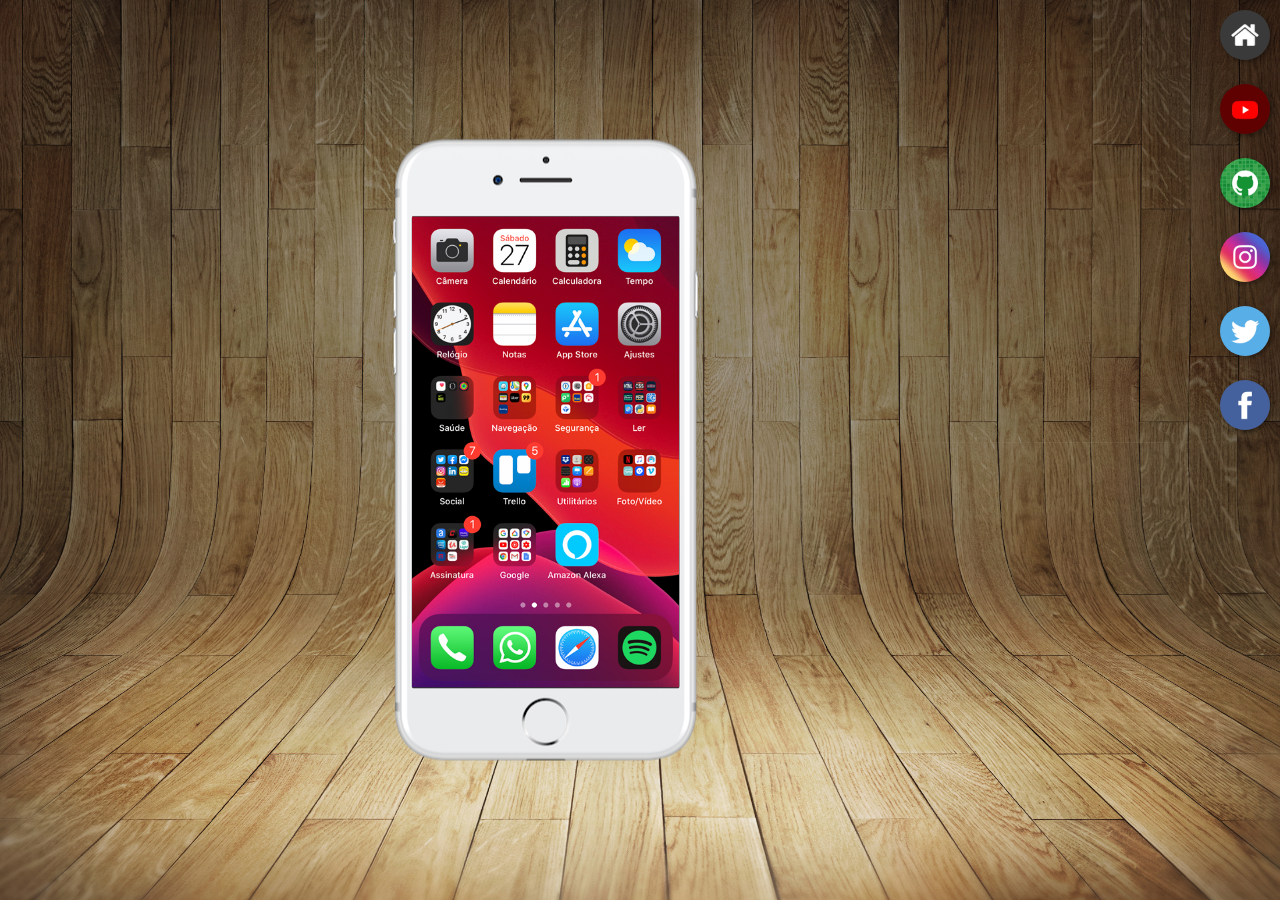
<file: index.html>
<!DOCTYPE html>
<html lang="pt-br">
<head>
    <meta charset="UTF-8">
    <meta name="viewport" content="width=device-width, initial-scale=1.0">
    <link rel="shortcut icon" href="favicon.ico" type="image/x-icon">
    <link rel="stylesheet" href="estilo/style.css">
    <title>Projeto Redes Sociais</title>
</head>
<body>
    <main>
        <section id="telefone">
          <iframe src="home.html" name="tela" id="tela" frameborder="0">Seu navegador não é compativel com isso.</iframe>

        </section>
        <section id="redes-sociais">
            <a href="home.html" target="tela"><img src="imagens/logo-home.jpg" alt="Home"></a><br>
            <a href="youtube.html" target="tela"><img src="imagens/logo-youtube.jpg" alt="Youtube"></a><br>
            <a href="github.html" target="tela"><img src="imagens/logo-github.jpg" alt="GitHub"></a><br>
            <a href="instagram.html" target="tela"><img src="imagens/logo-instagram.jpg" alt="Instagram"></a><br>
            <a href="twitter.html" target="tela"><img src="imagens/logo-twitter.jpg" alt="Twitter"></a><br>
            <a href="facebook.html" target="tela"><img src="imagens/logo-facebook.jpg" alt="Facebook"></a>



        </section>

    </main>
</body>
</html>
</file>
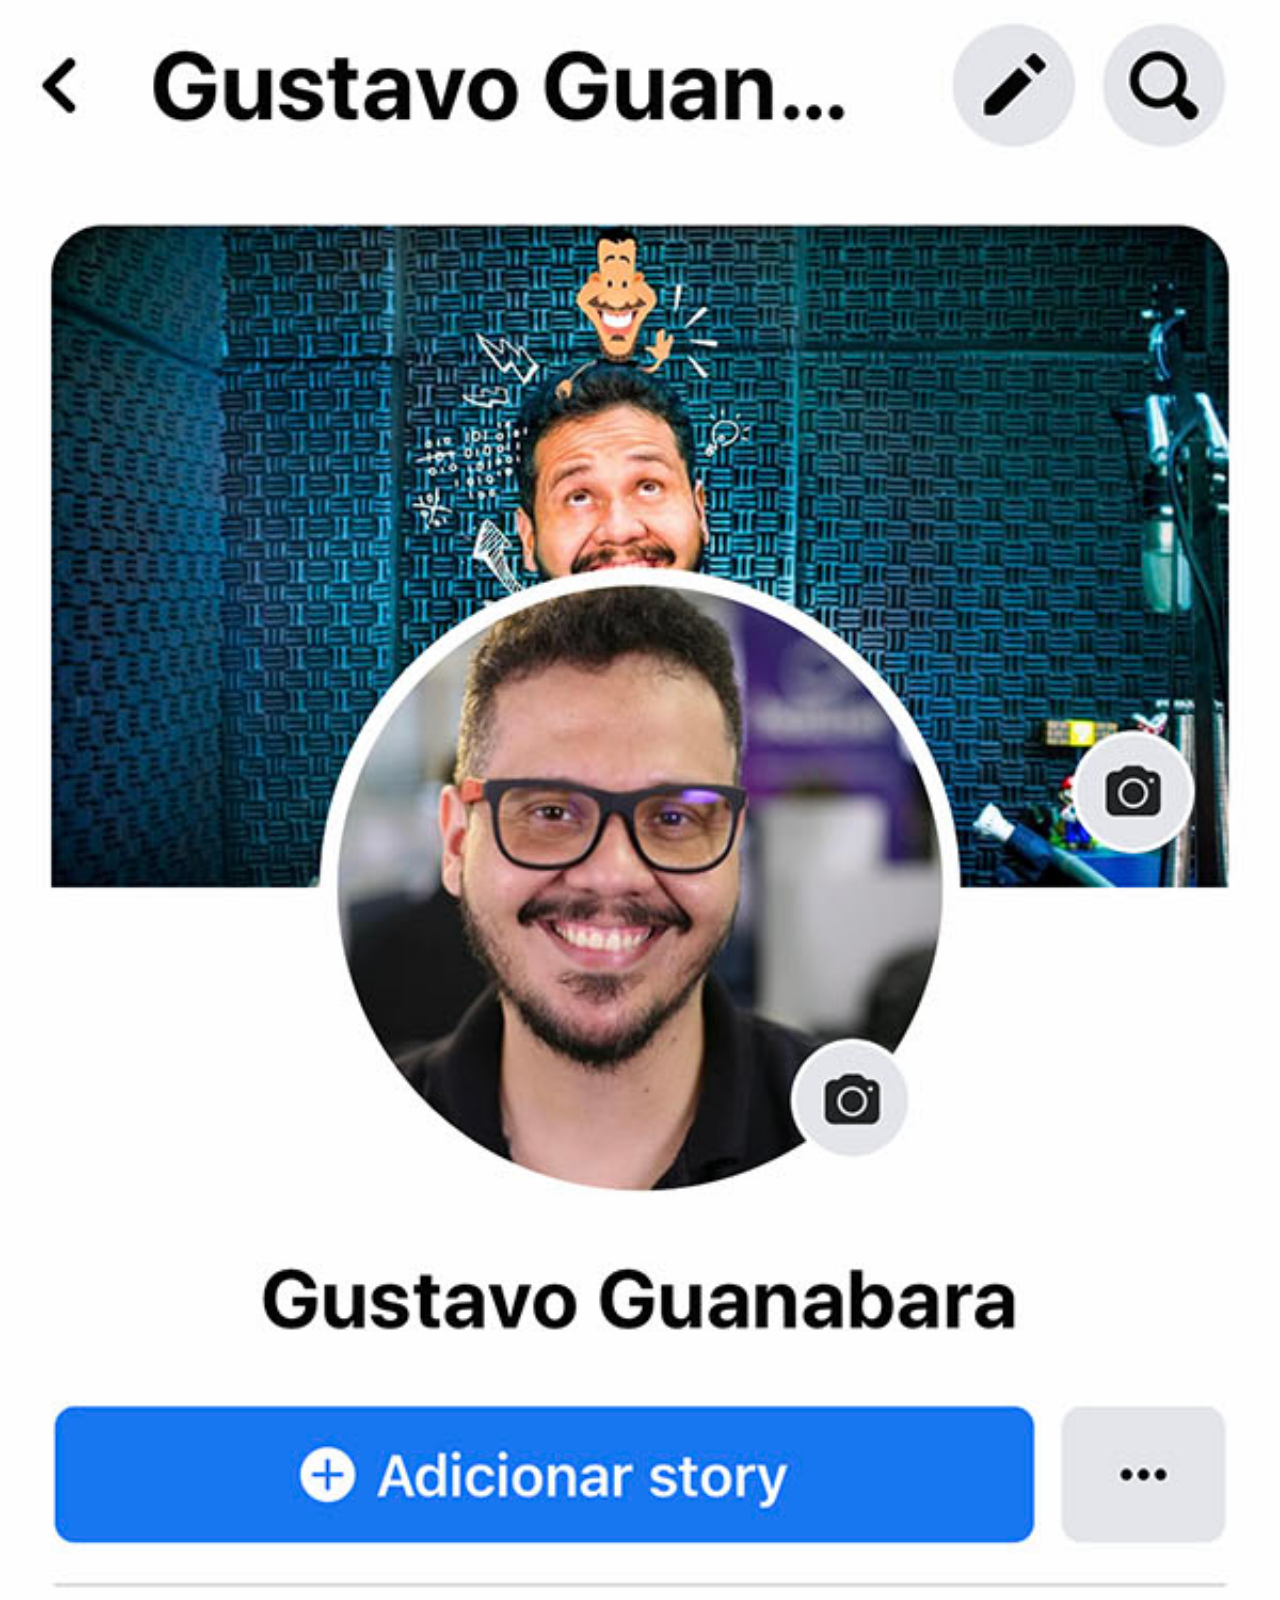
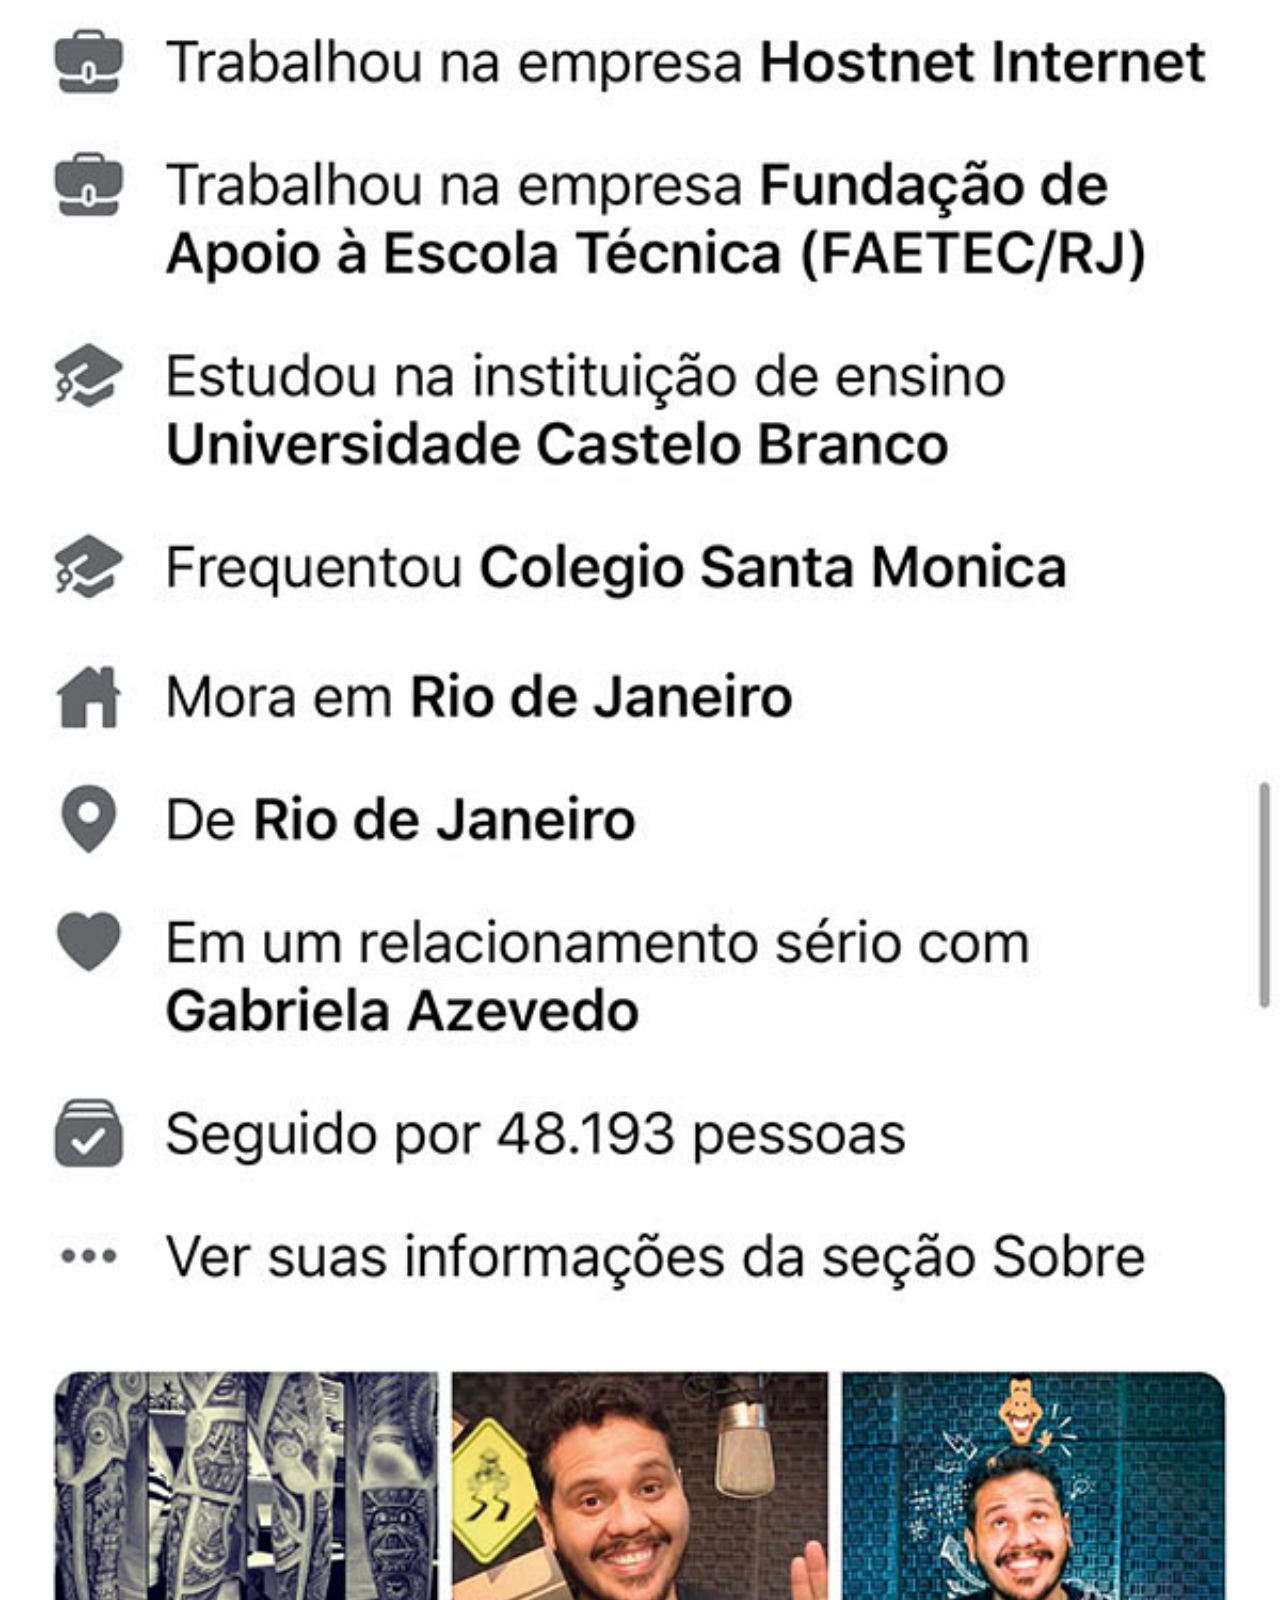
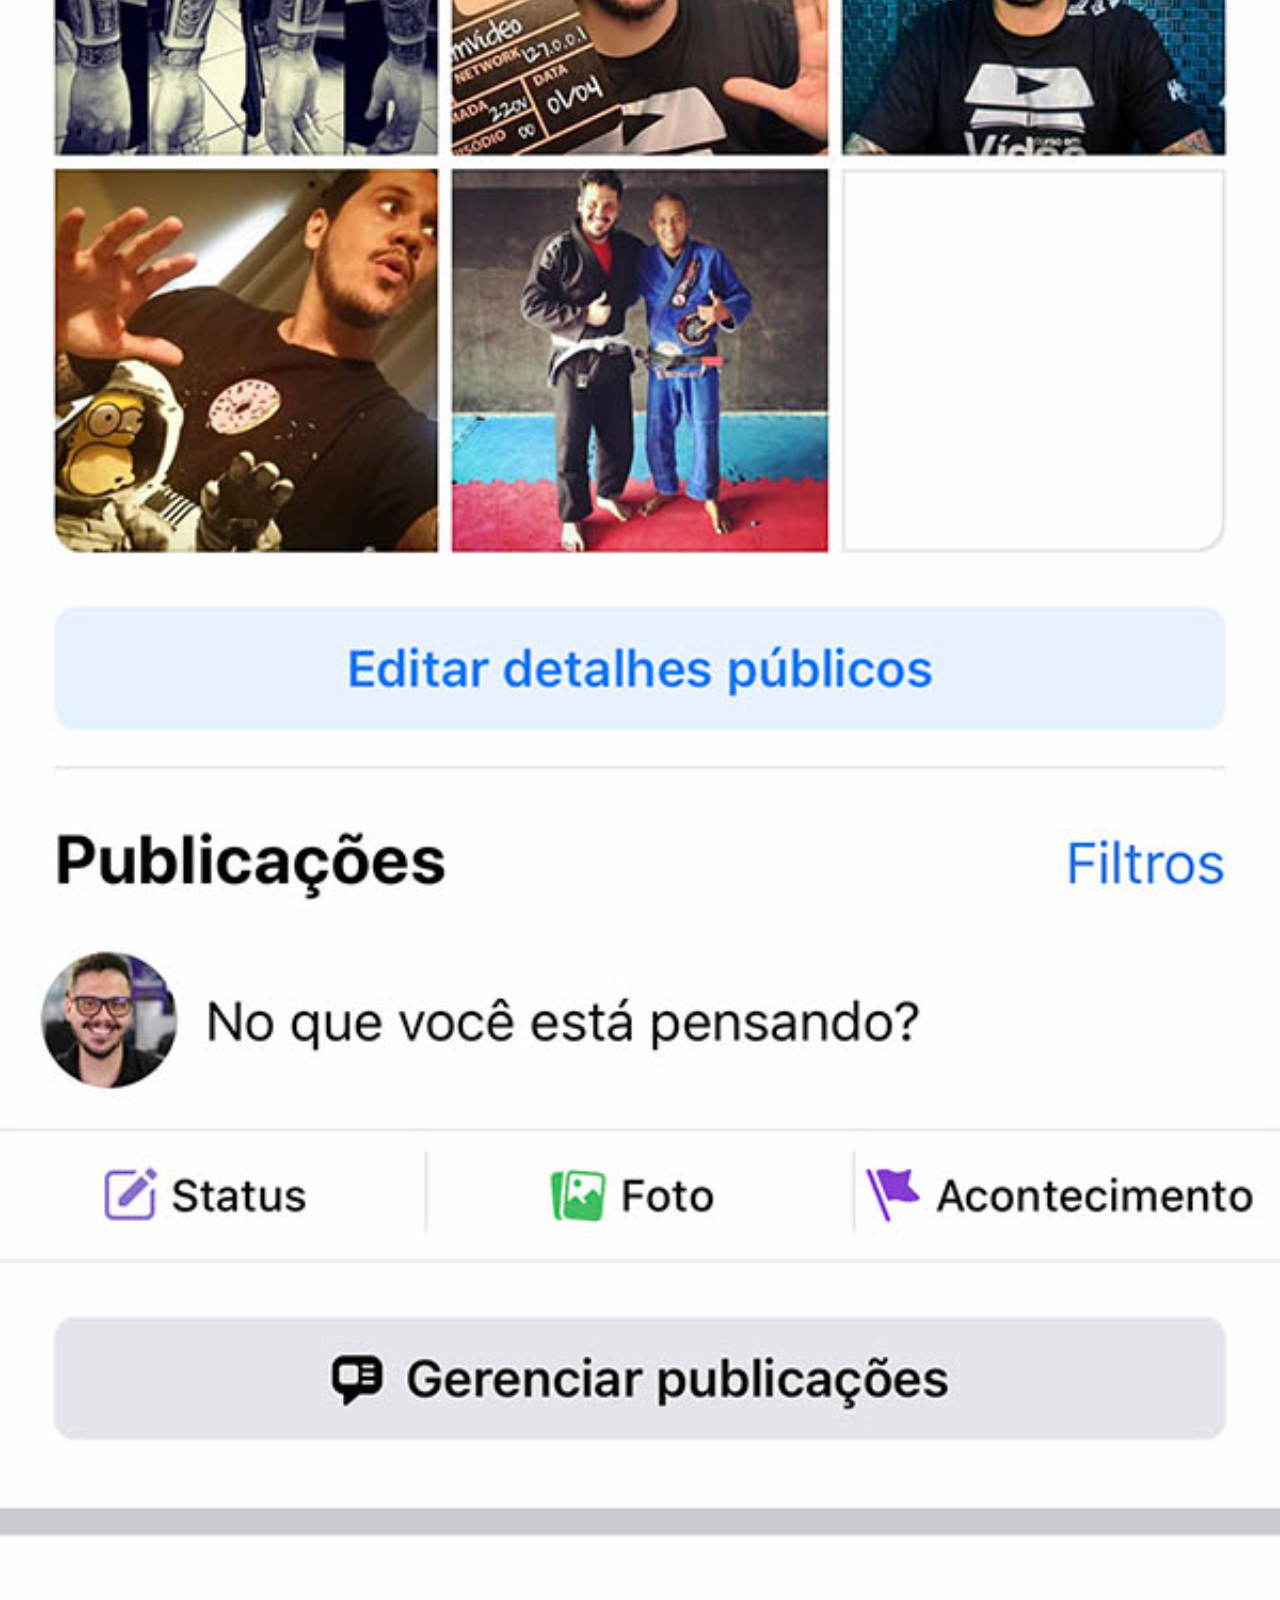
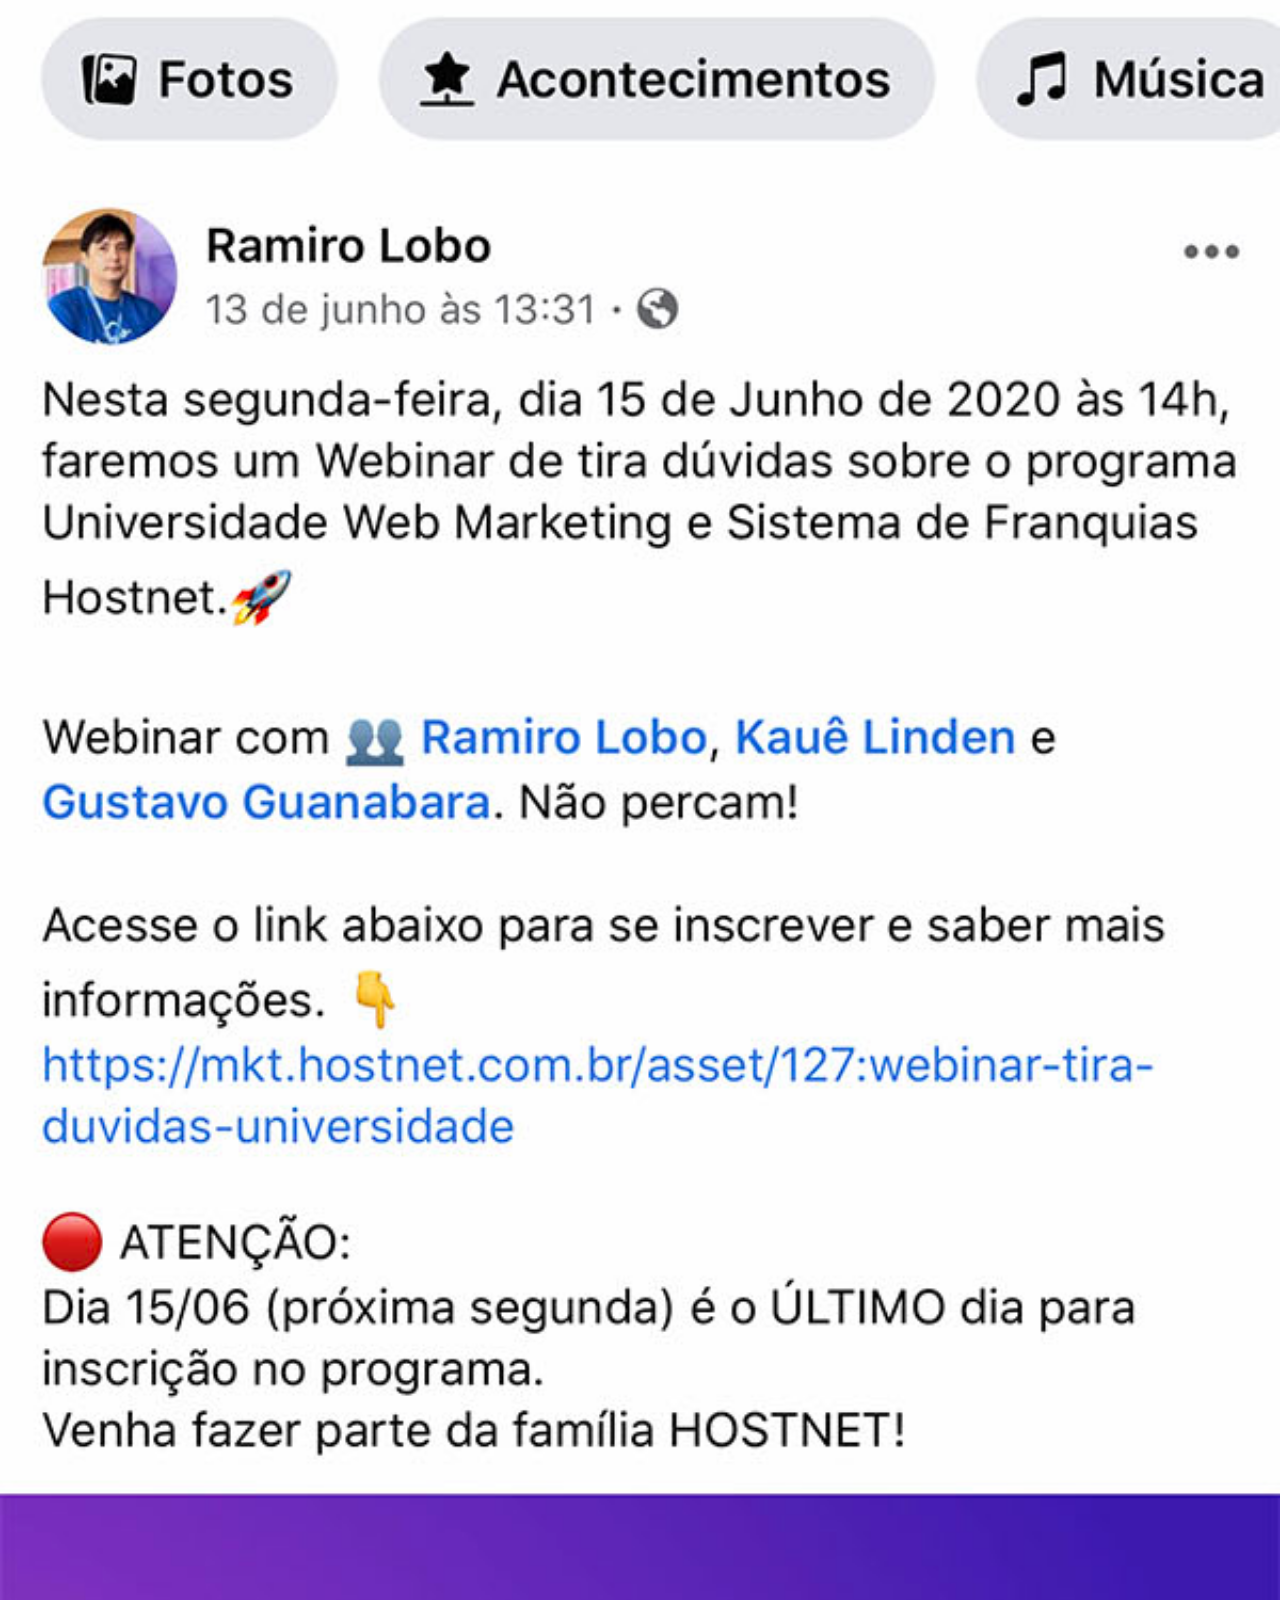
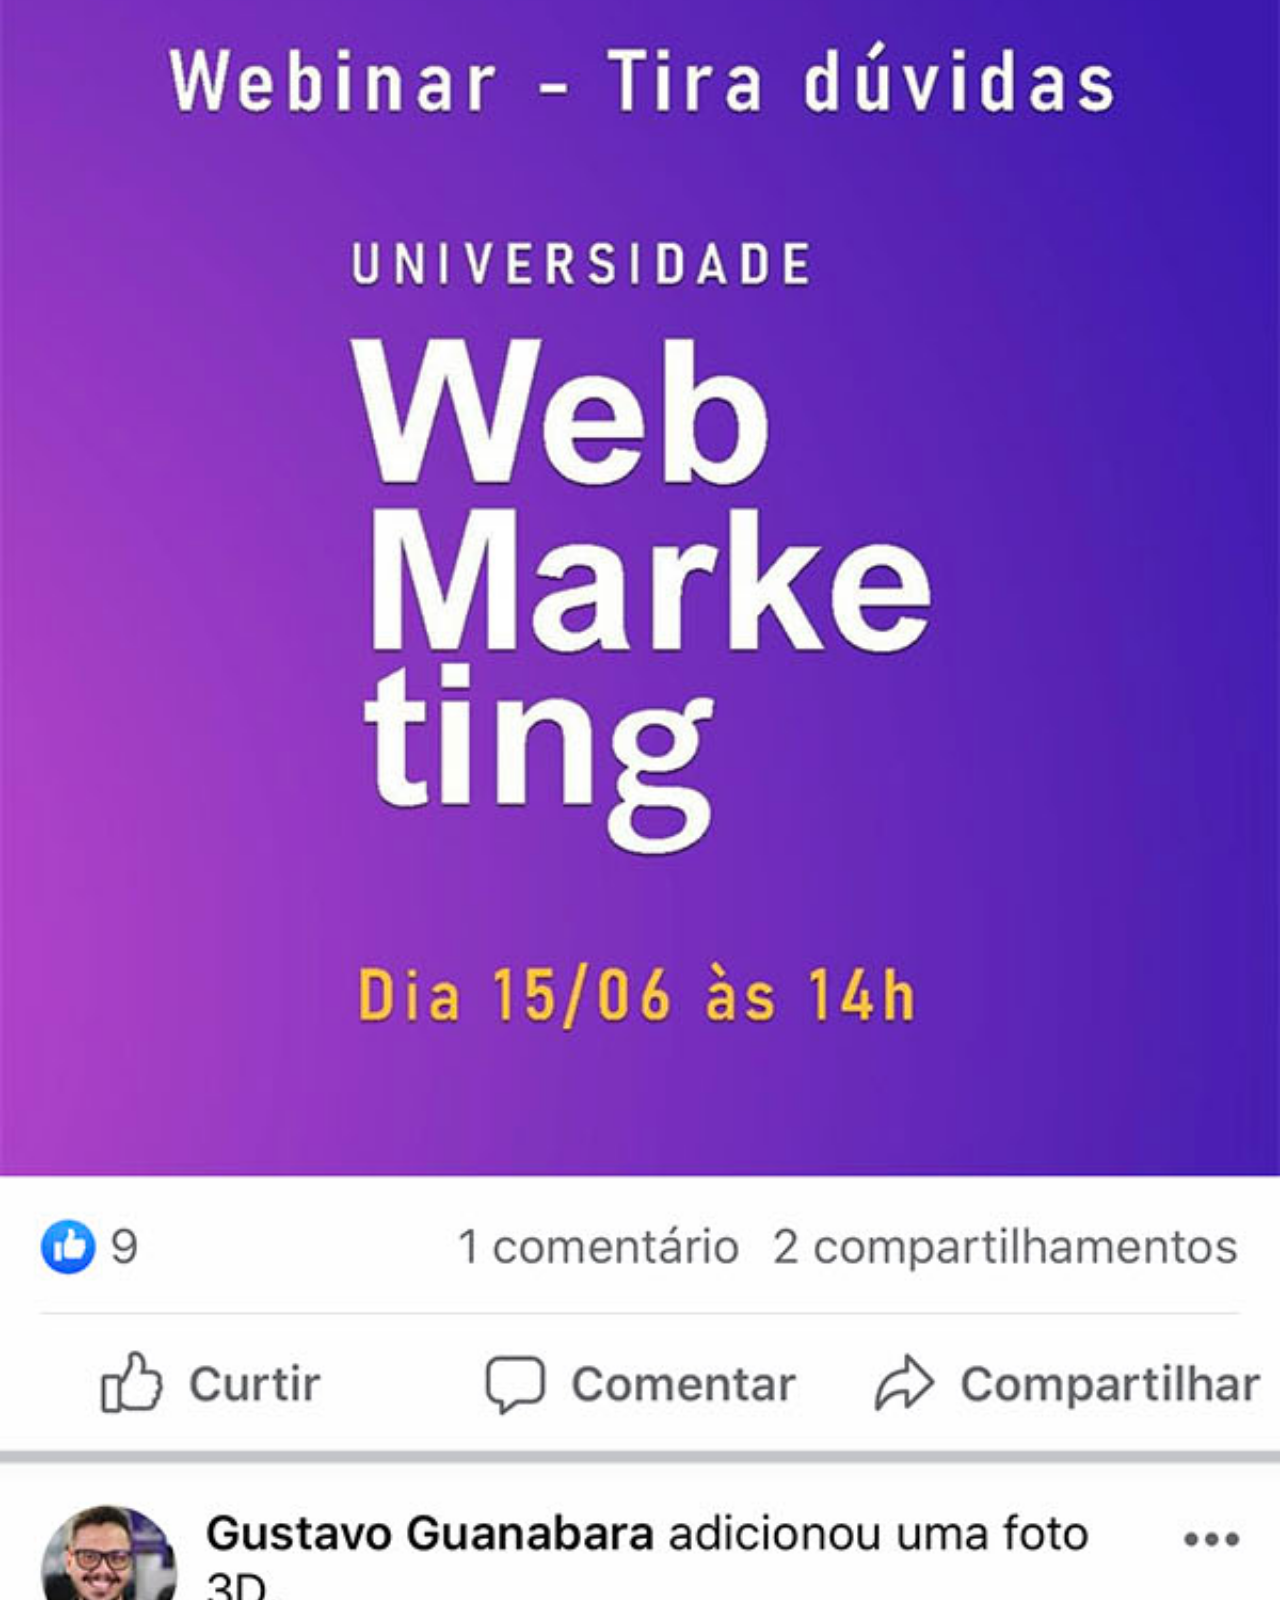
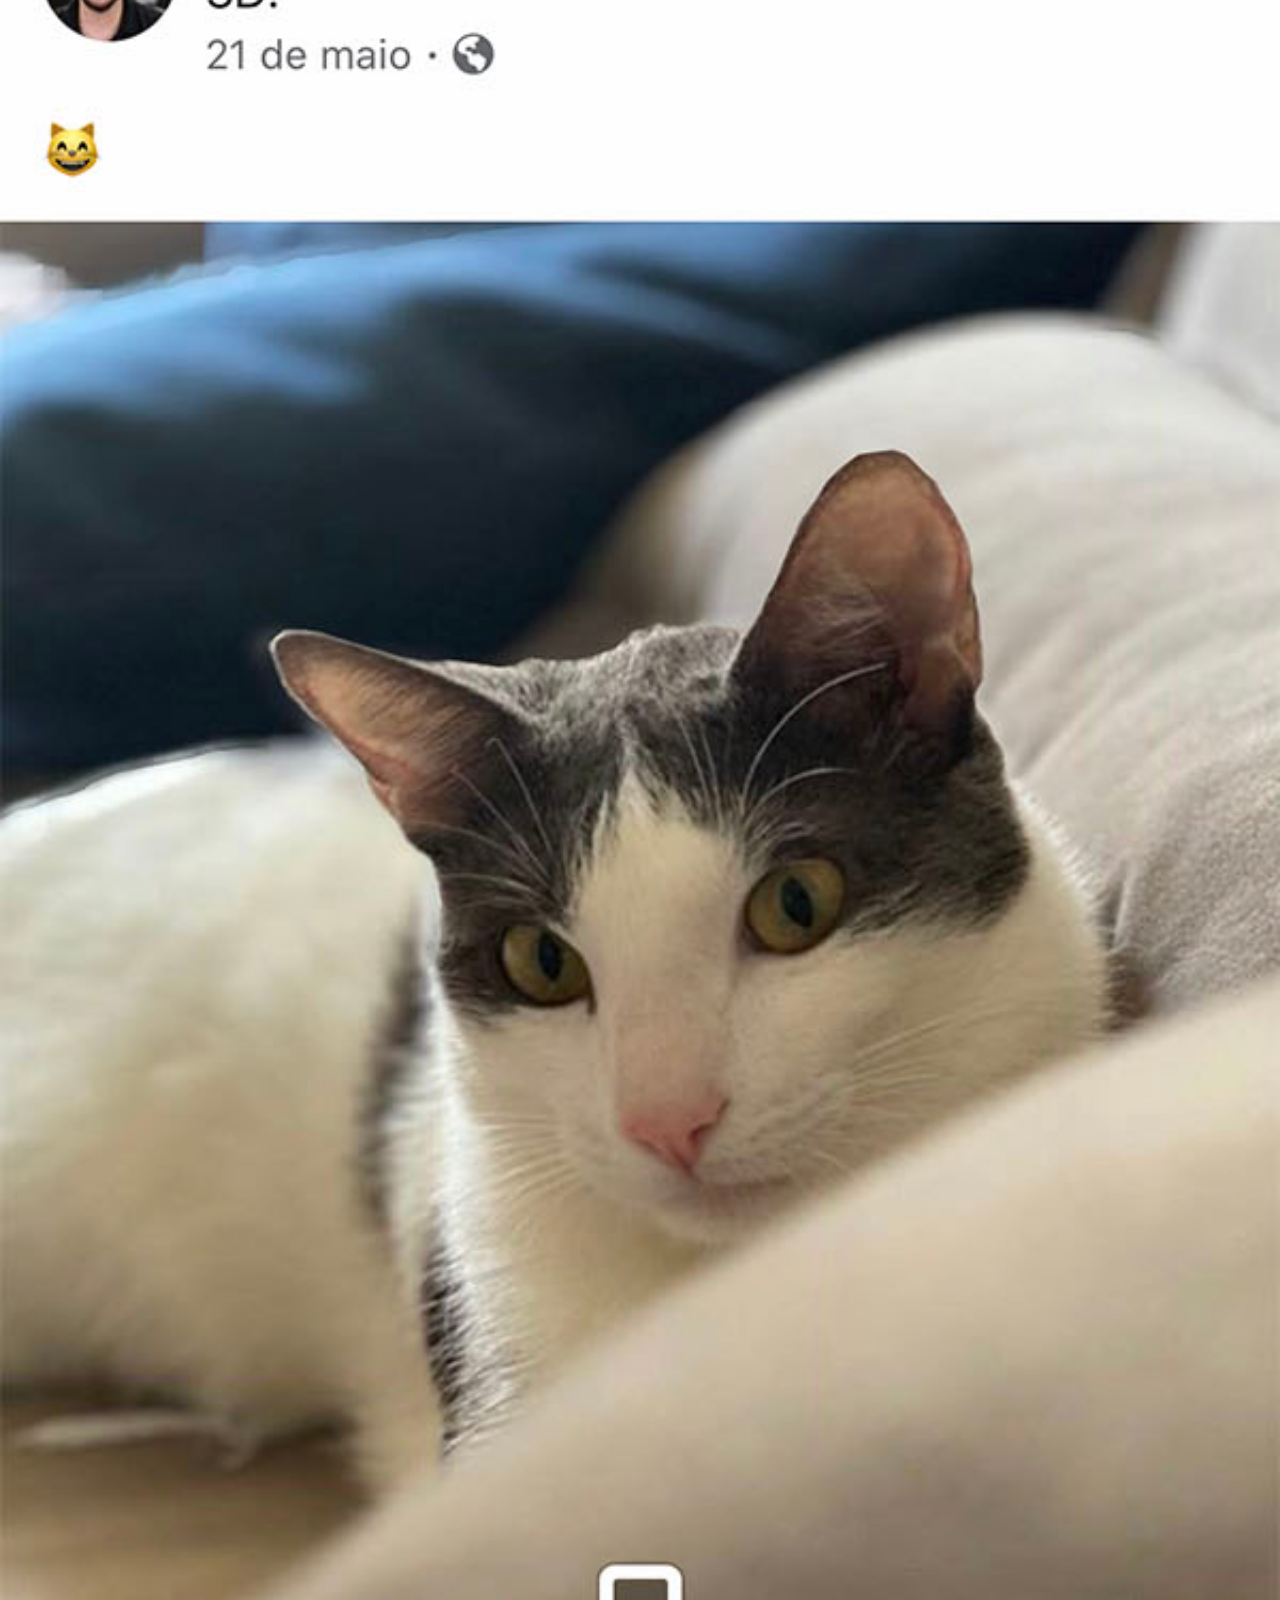
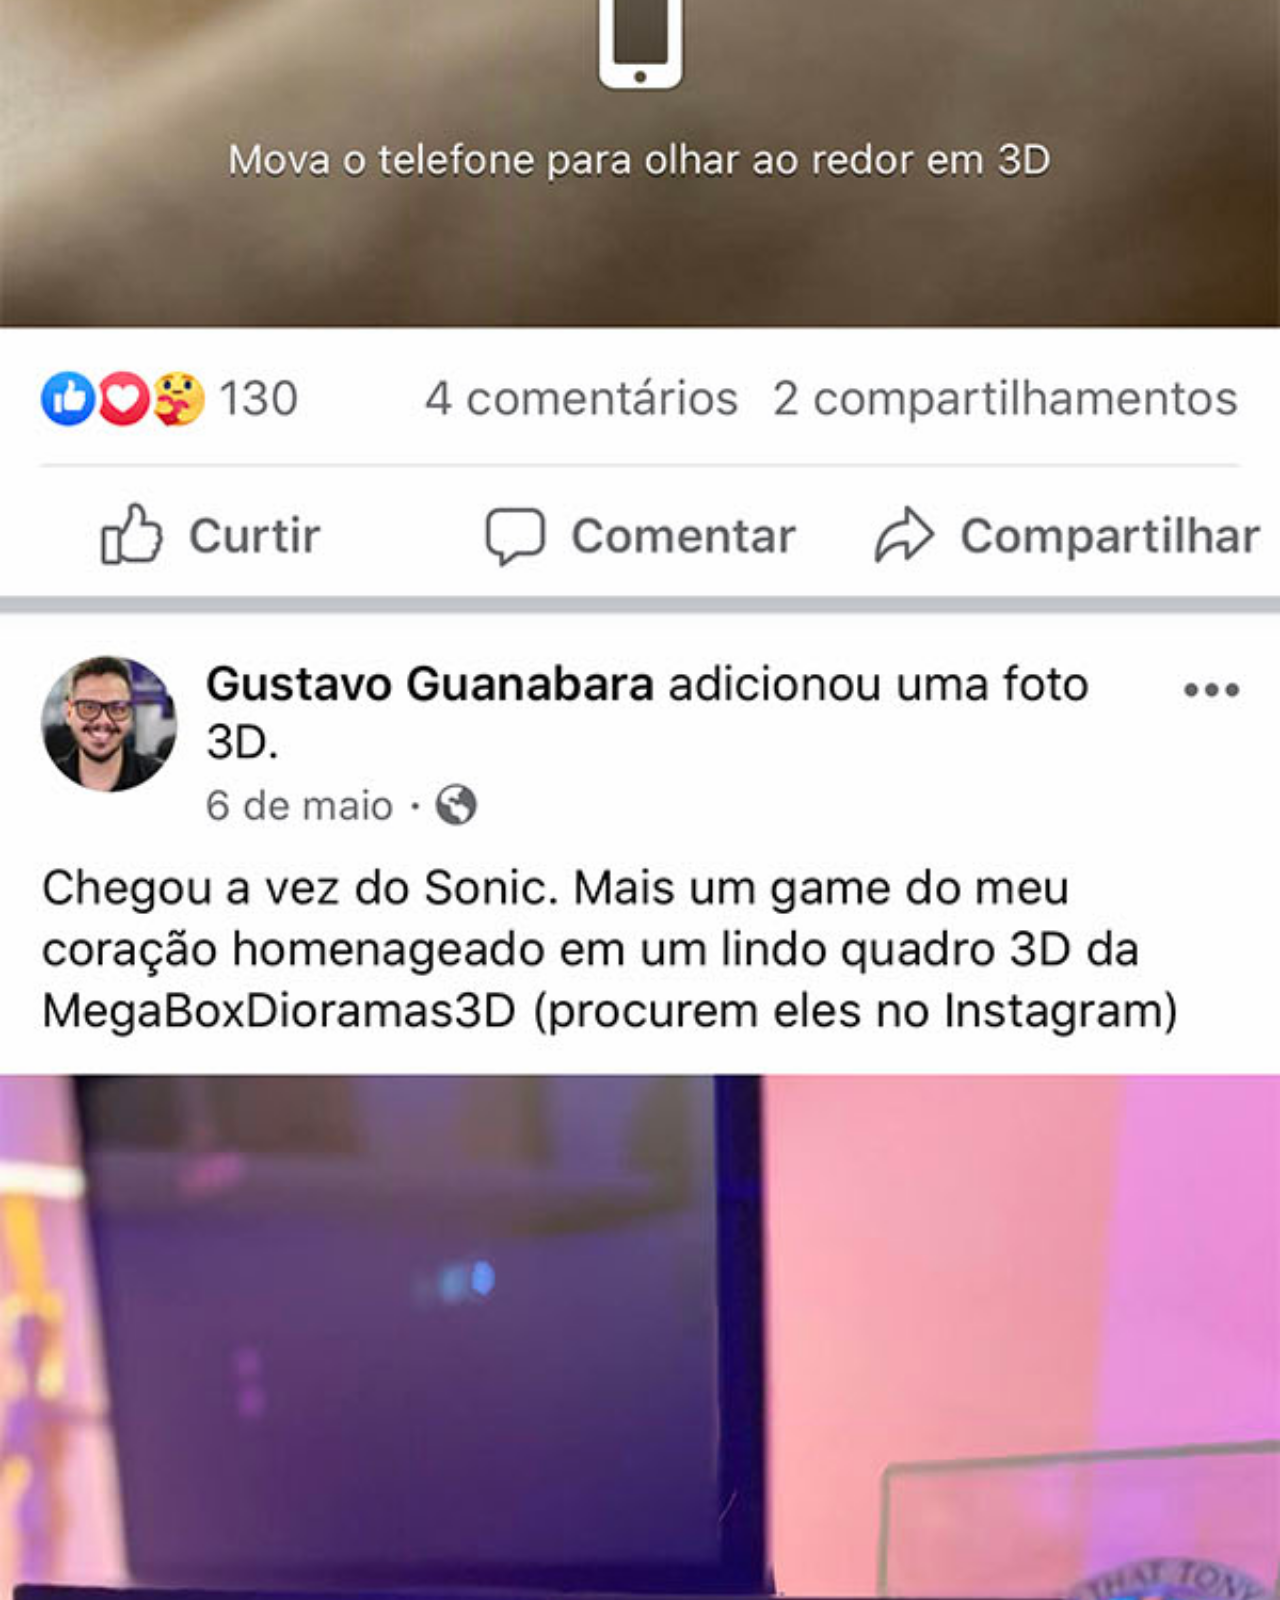
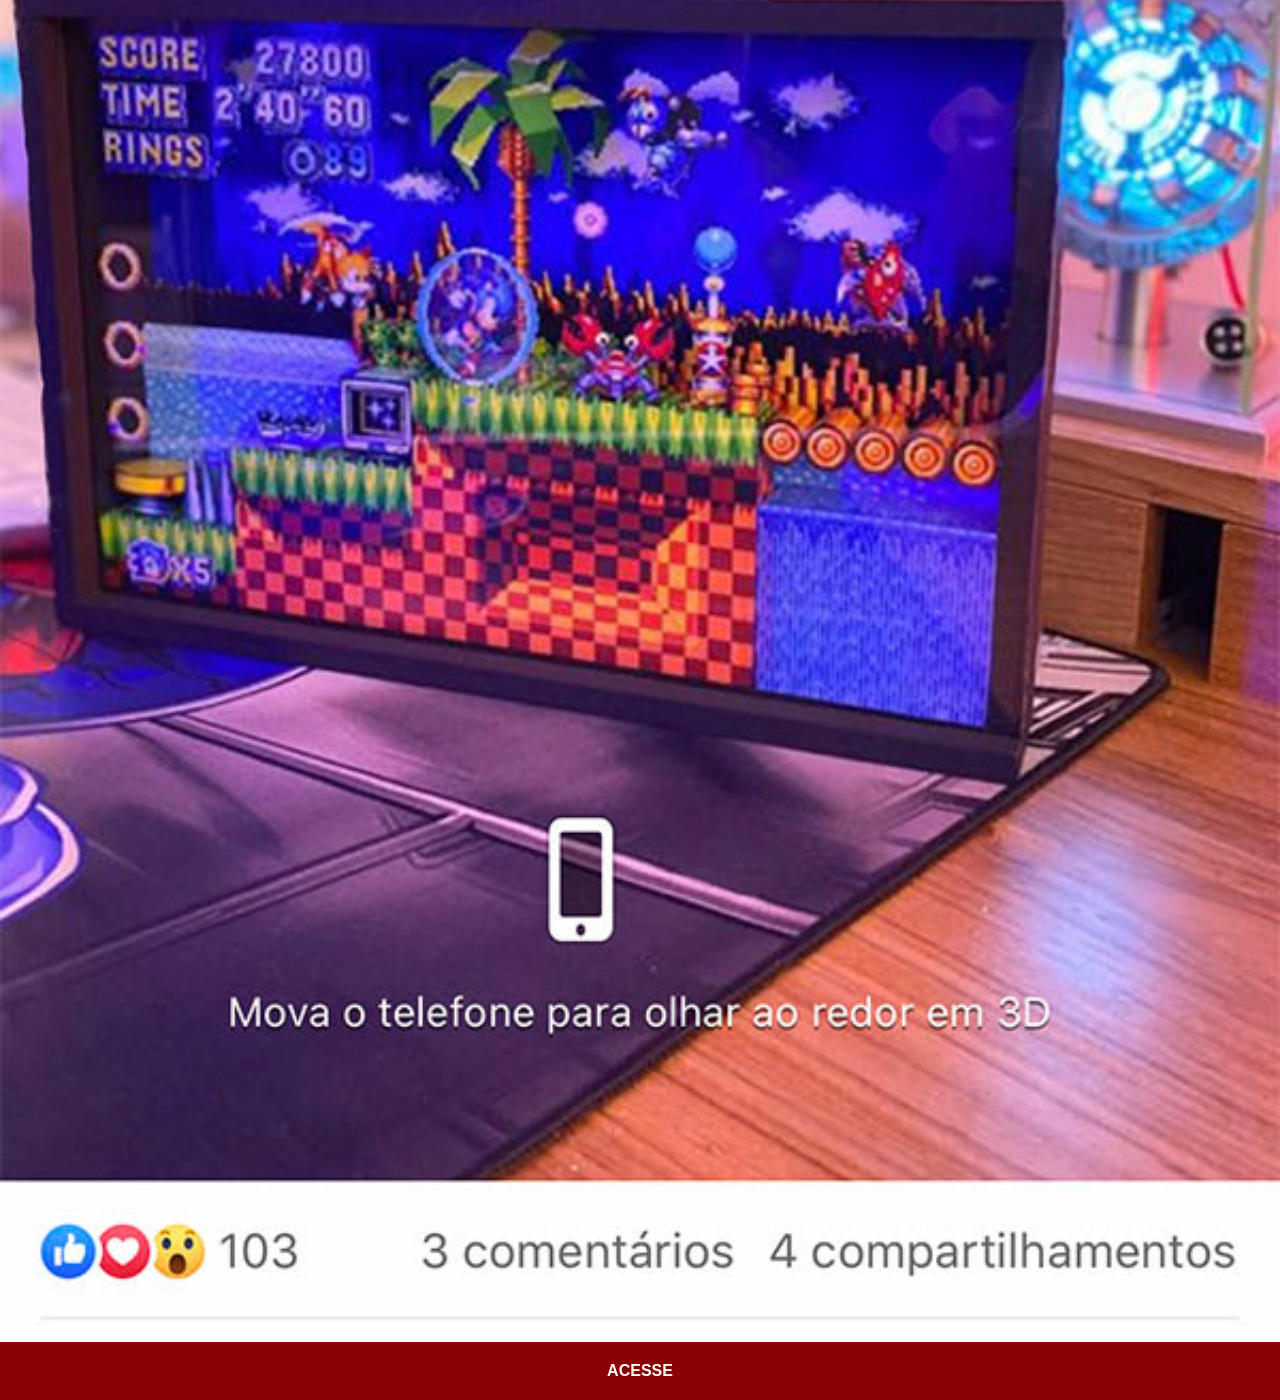
<file: facebook.html>
<!DOCTYPE html>
<html lang="pt-br">
<head>
    <meta charset="UTF-8">
    <meta name="viewport" content="width=device-width, initial-scale=1.0">
    <title>Facebook</title>
    <link rel="stylesheet" href="estilo/social.css">
</head>
<body>
    <img src="imagens/tela-facebook.jpg" alt="Facebook">
    <a href="https://www.facebook.com/gustavoguanabara/#" target="_blank">ACESSE</a>
</body>
</html>
</file>
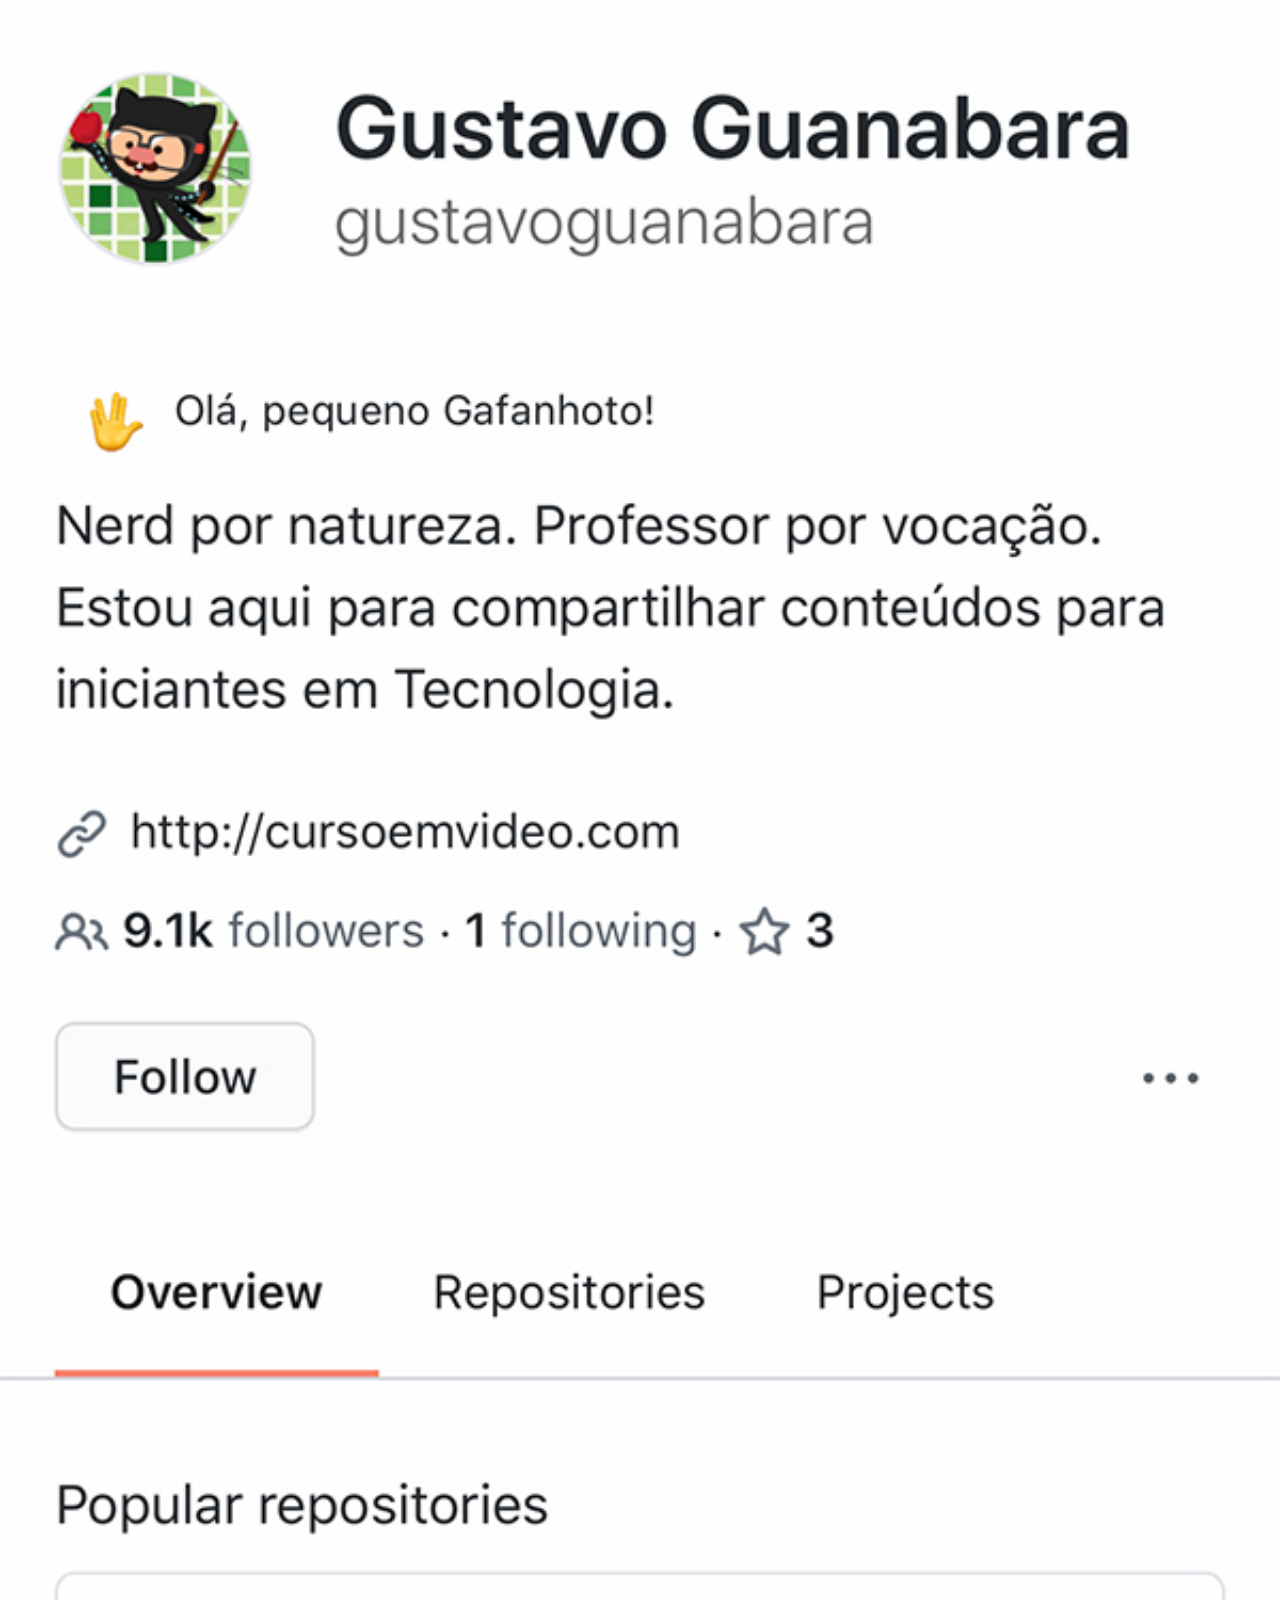
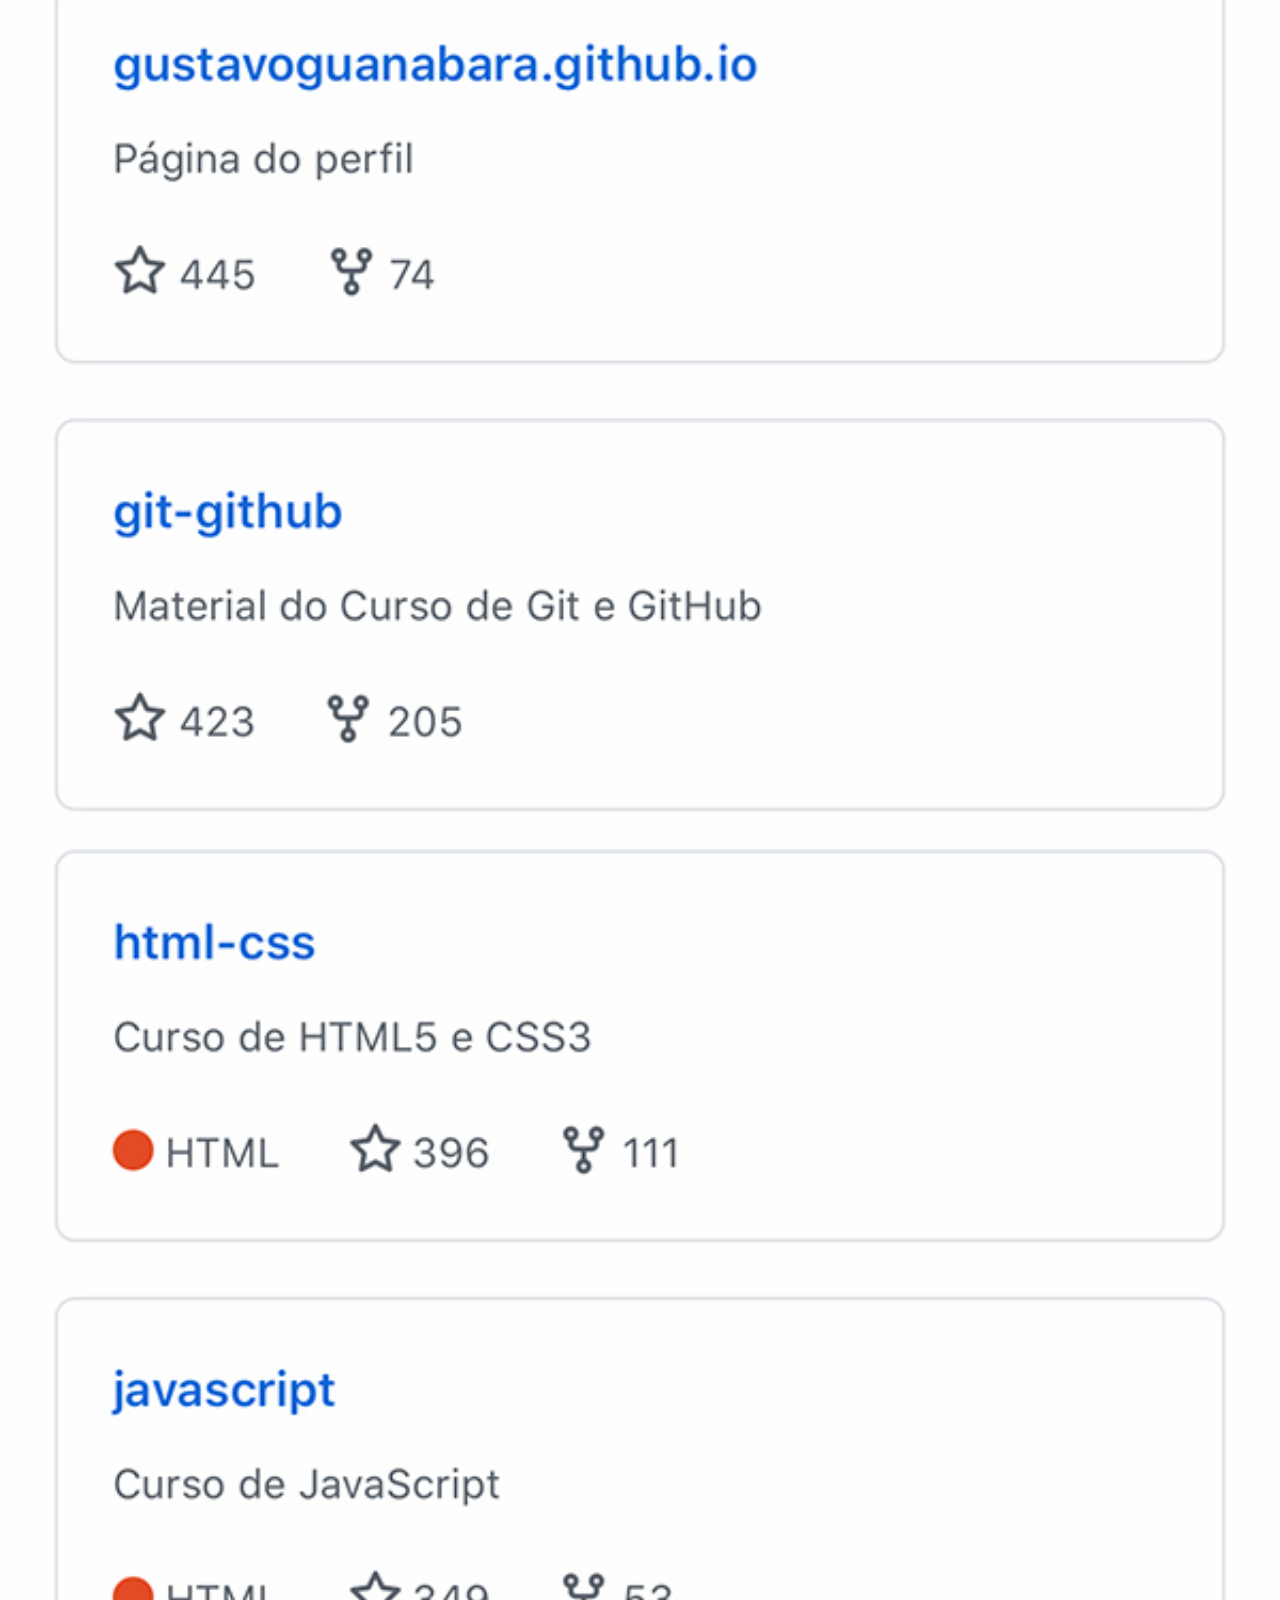
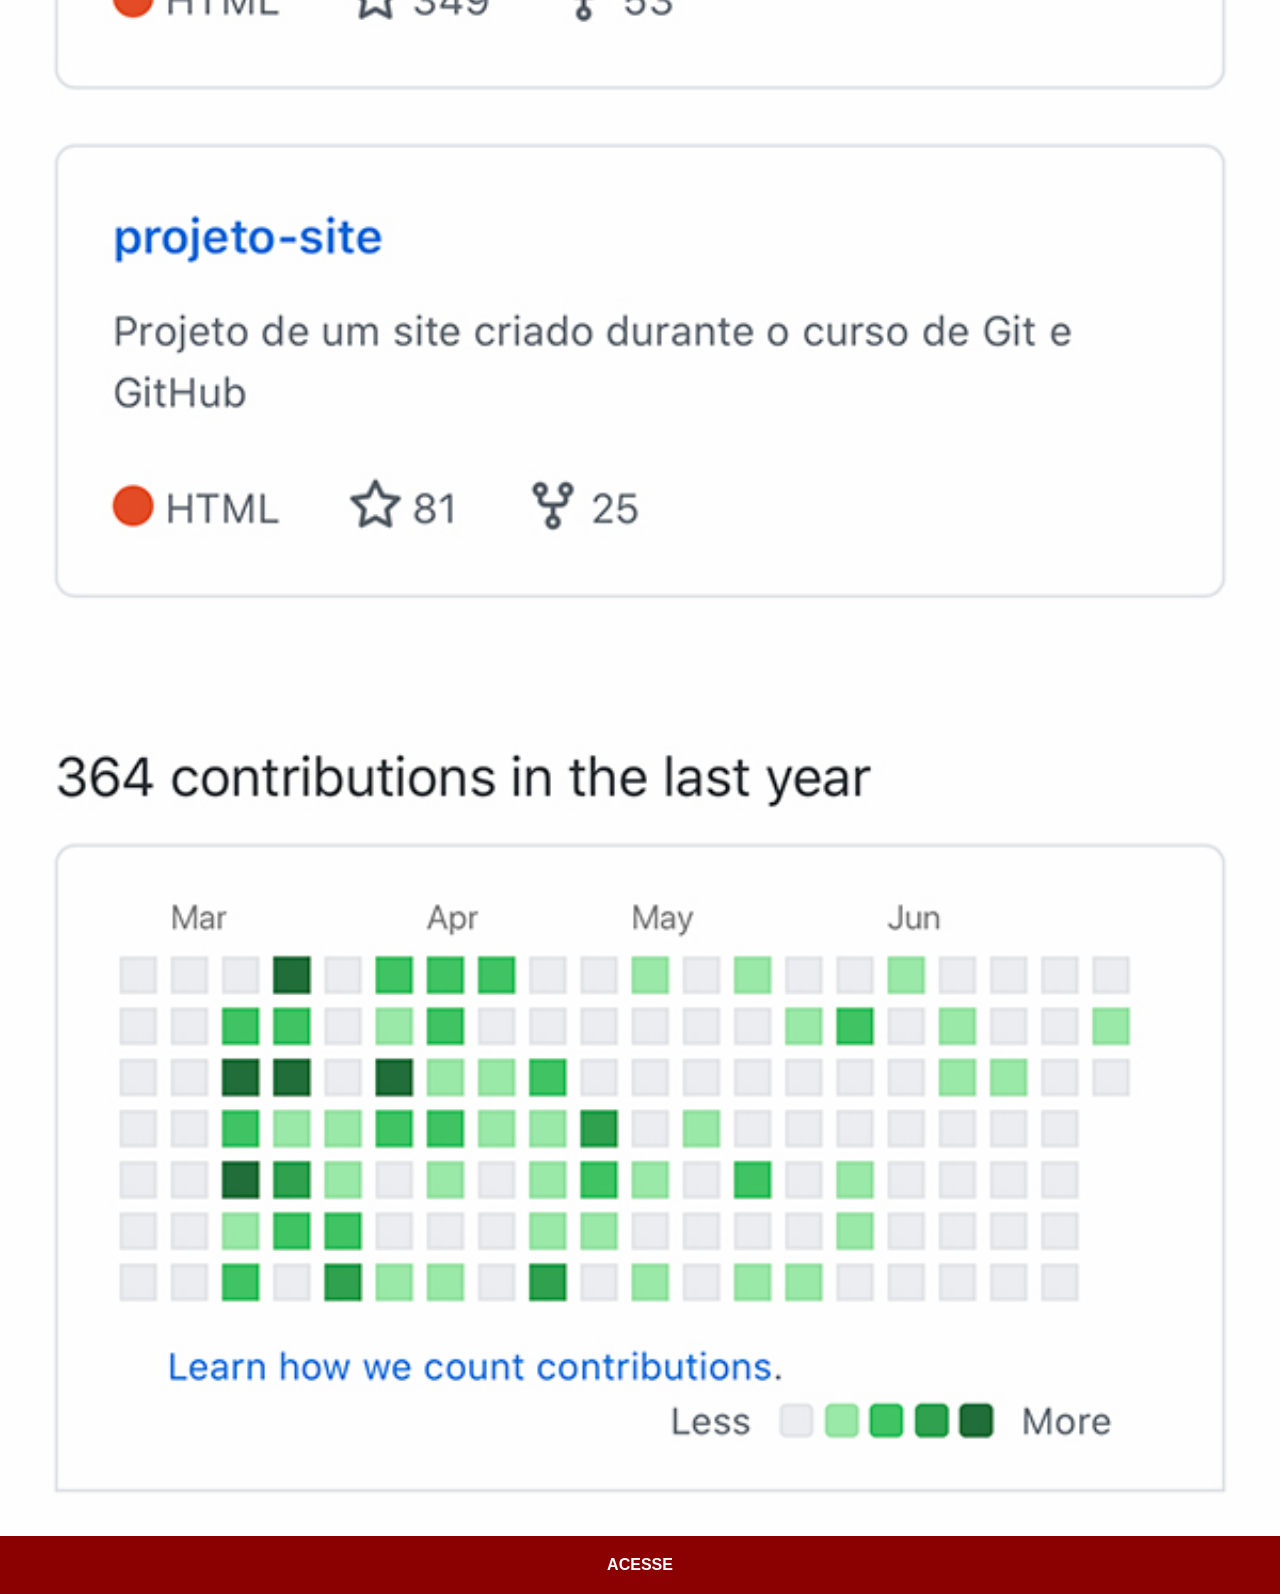
<file: github.html>
<!DOCTYPE html>
<html lang="pt-br">
<head>
    <meta charset="UTF-8">
    <meta name="viewport" content="width=device-width, initial-scale=1.0">
    <title>GitHub</title>
    <link rel="stylesheet" href="estilo/social.css">
</head>
<body>
    <img src="imagens/tela-github.jpg" alt="GitHub">
    <a href="https://github.com/gustavoguanabara" target="_blank">ACESSE</a>
</body>
</html>
</file>
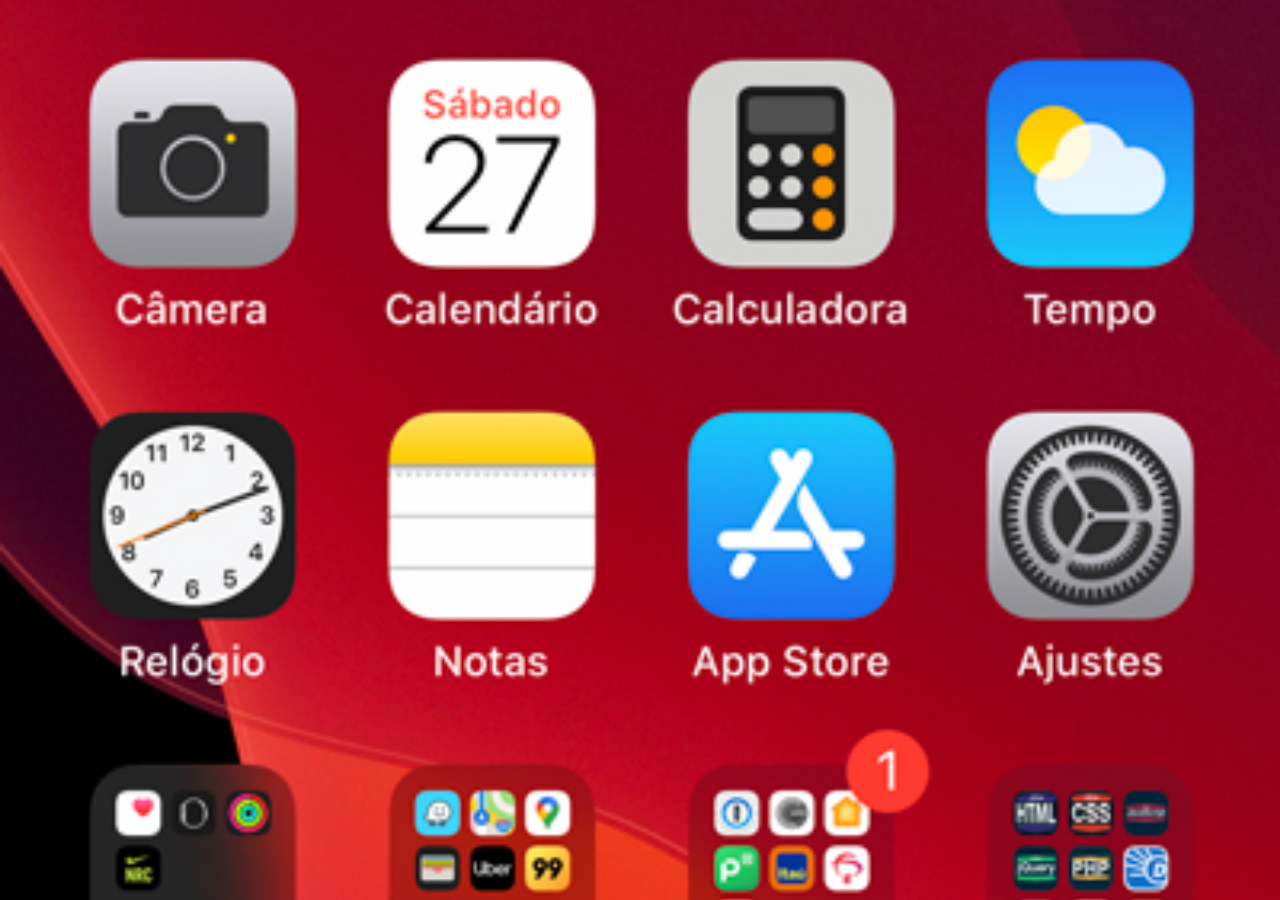
<file: home.html>
<!DOCTYPE html>
<html lang="pt-br">
<head>
    <meta charset="UTF-8">
    <meta name="viewport" content="width=device-width, initial-scale=1.0">
    <title>Home</title>
    <style>
        *{
            padding: 0px;
            margin: 0px;
        }

        body{
            width: 100vw;
            height: 100vh;
            background: black url('imagens/tela-home.jpg') no-repeat top center;
            background-size: cover;
        }
    </style>
</head>
<body>
    
</body>
</html>
</file>
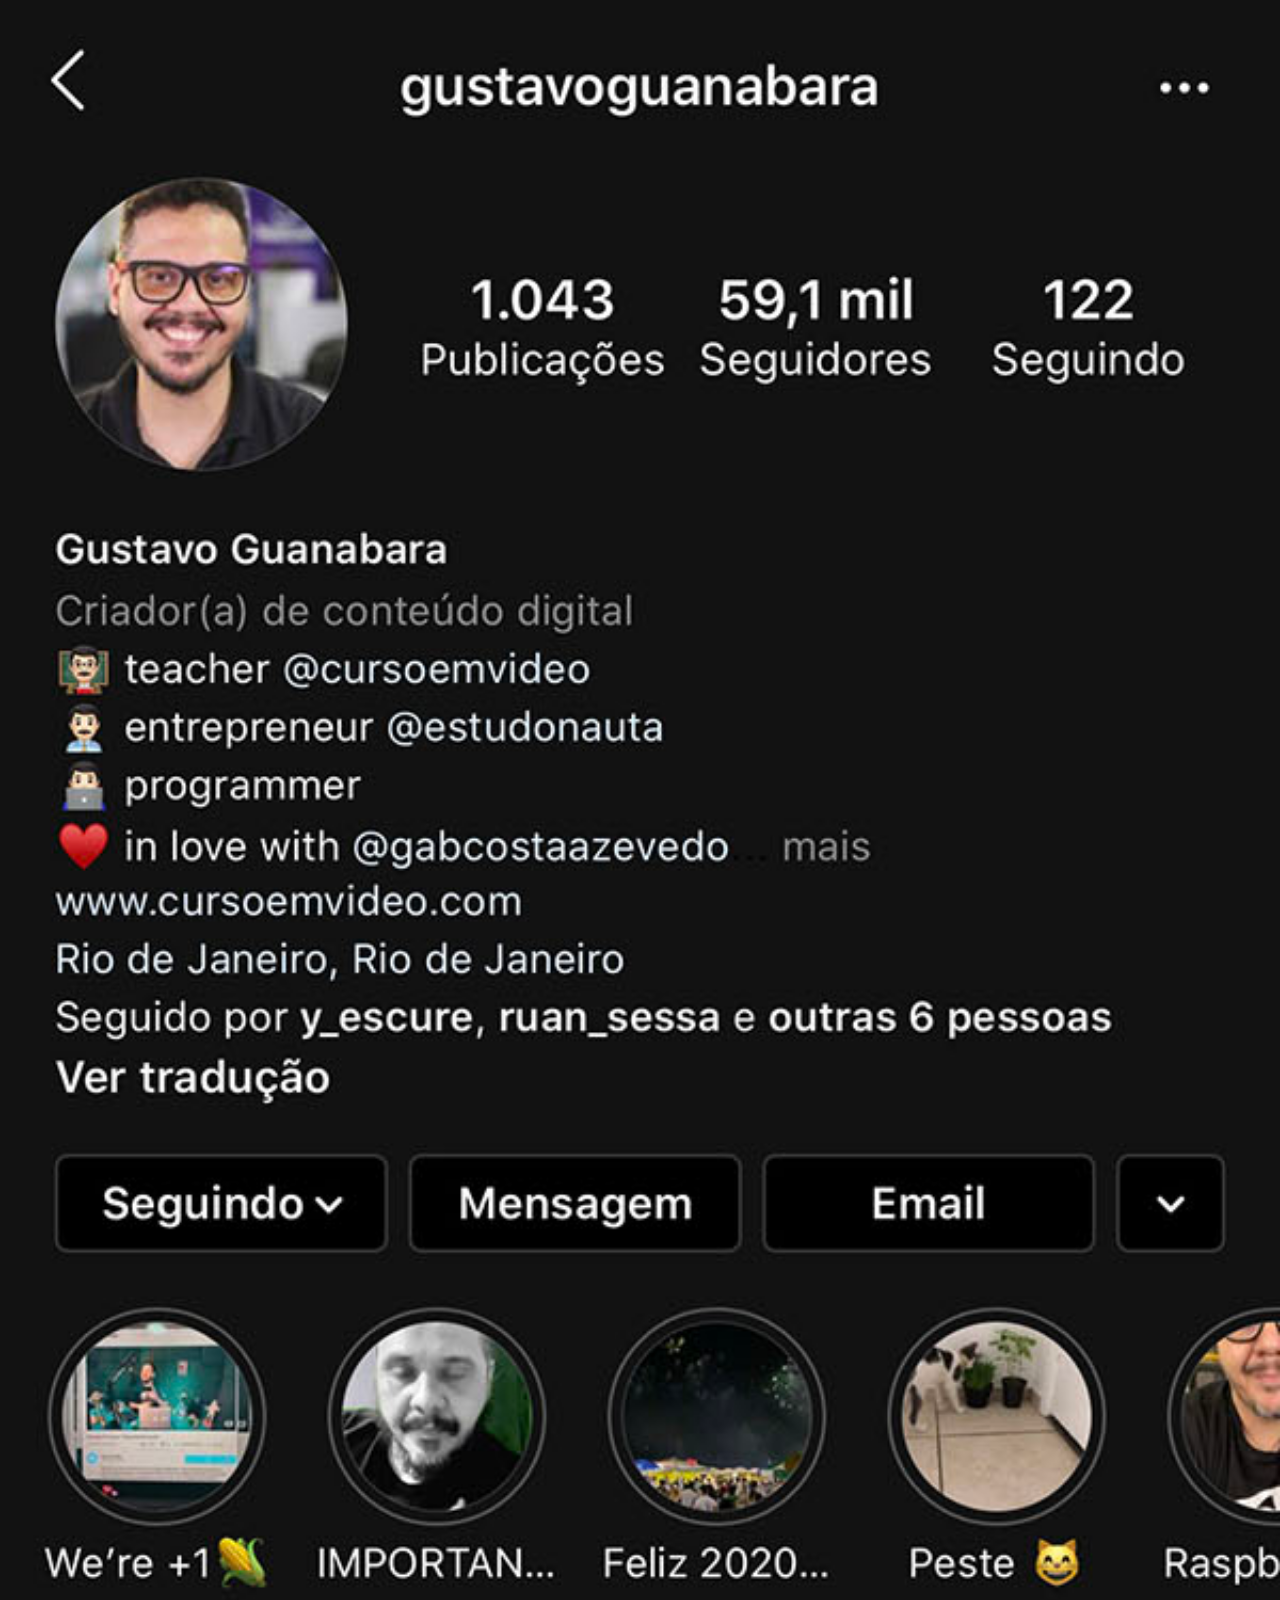
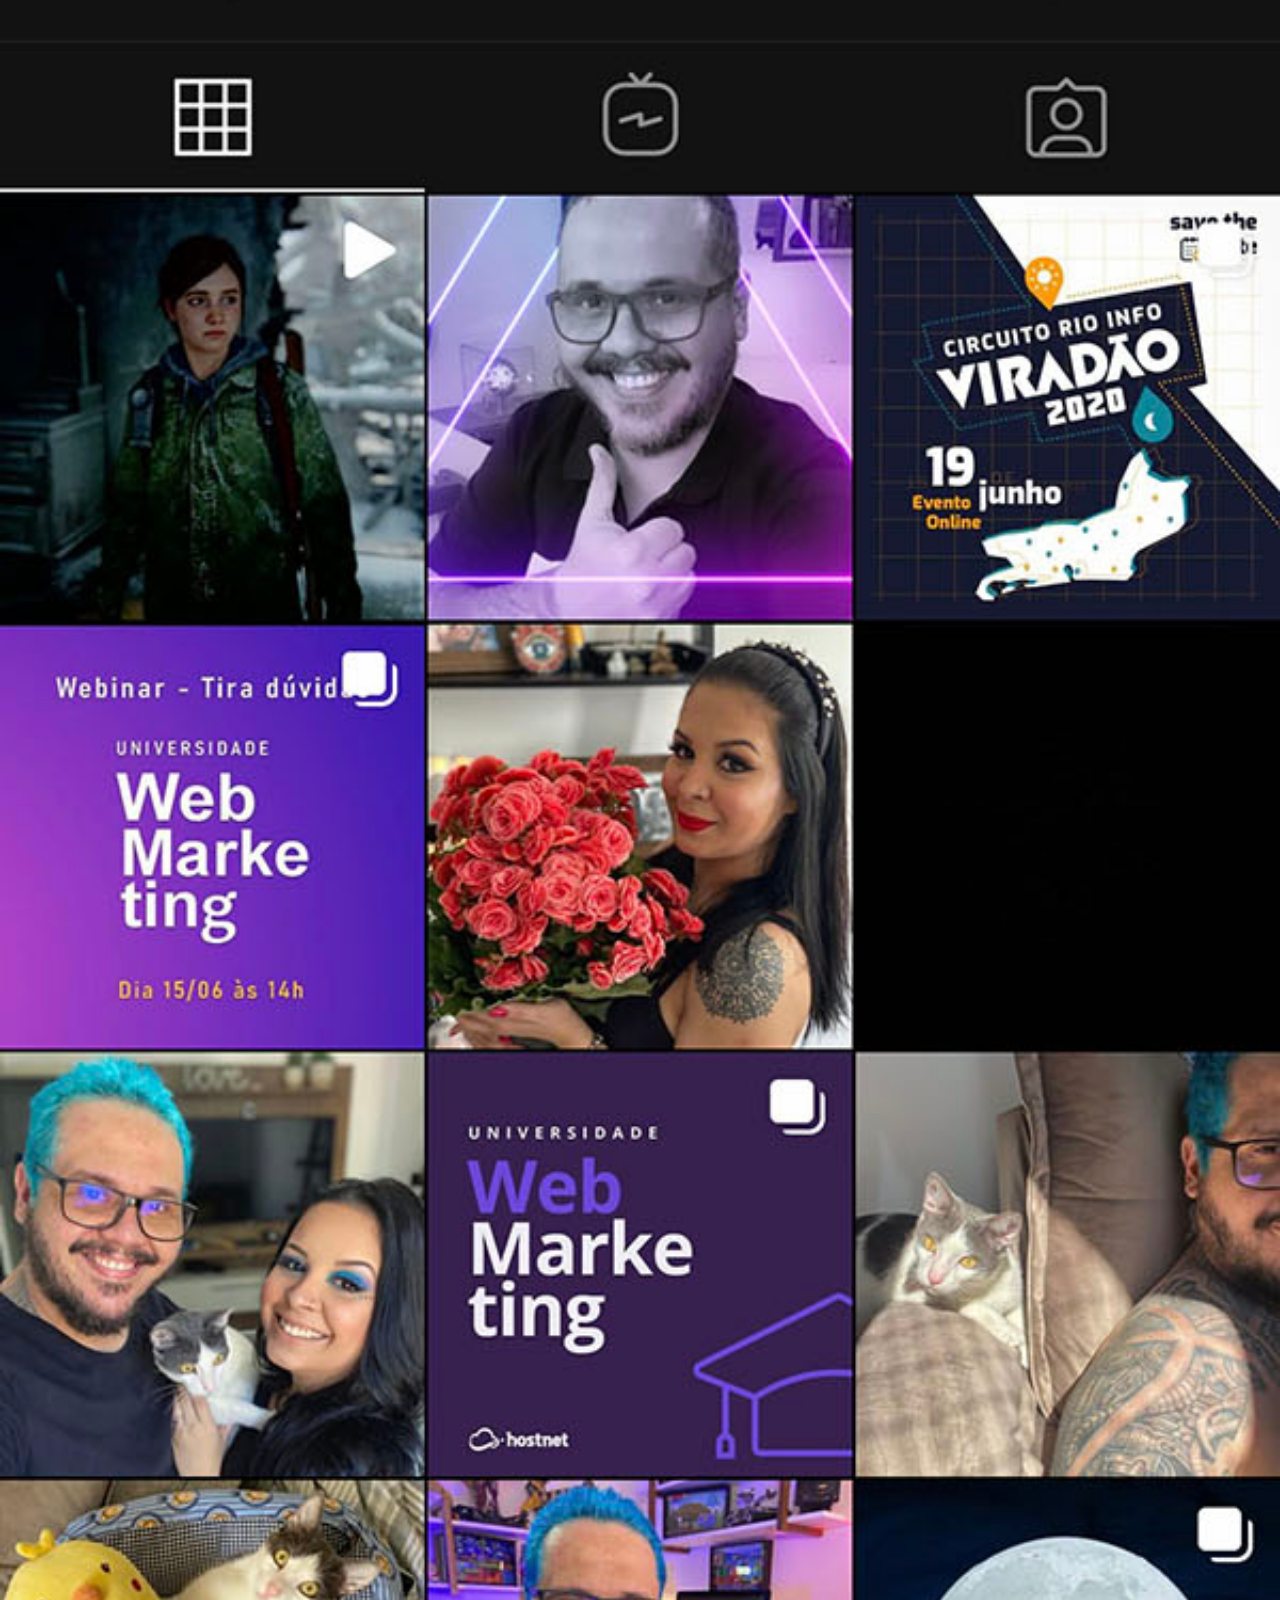
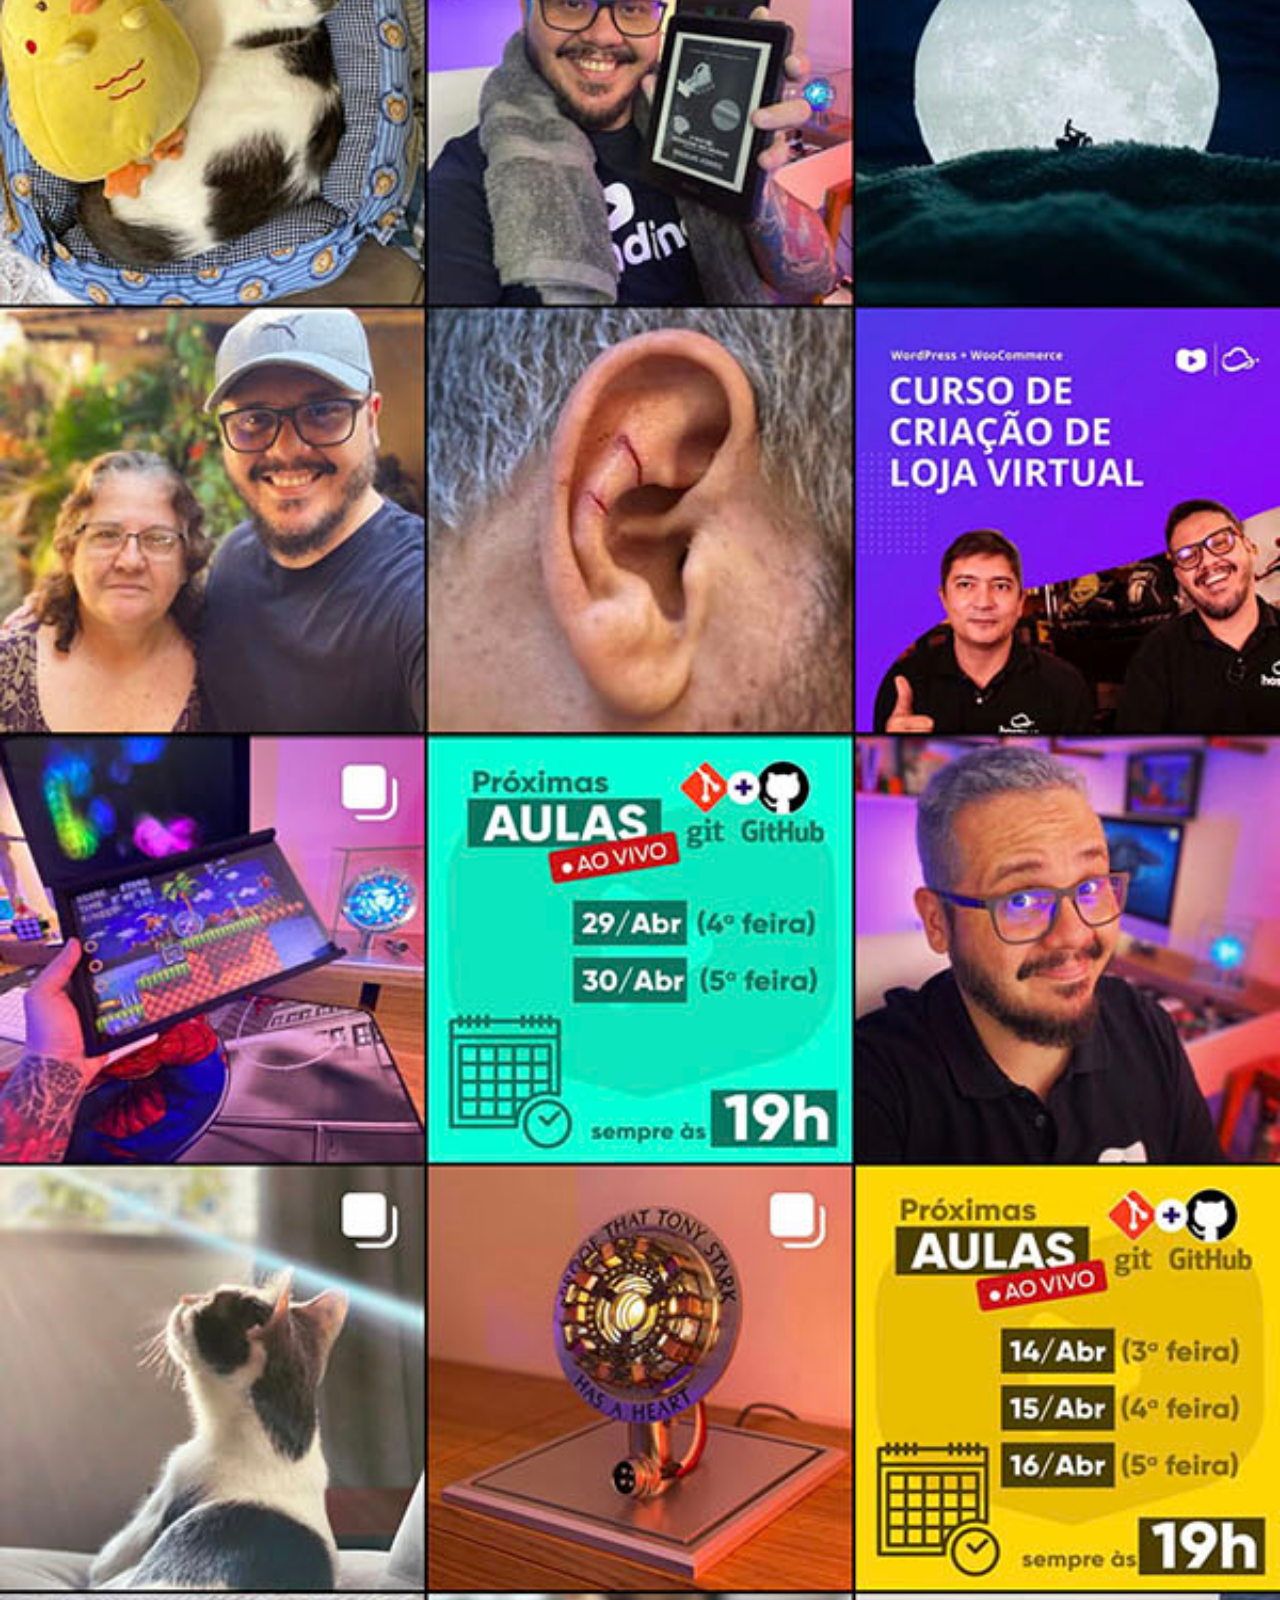
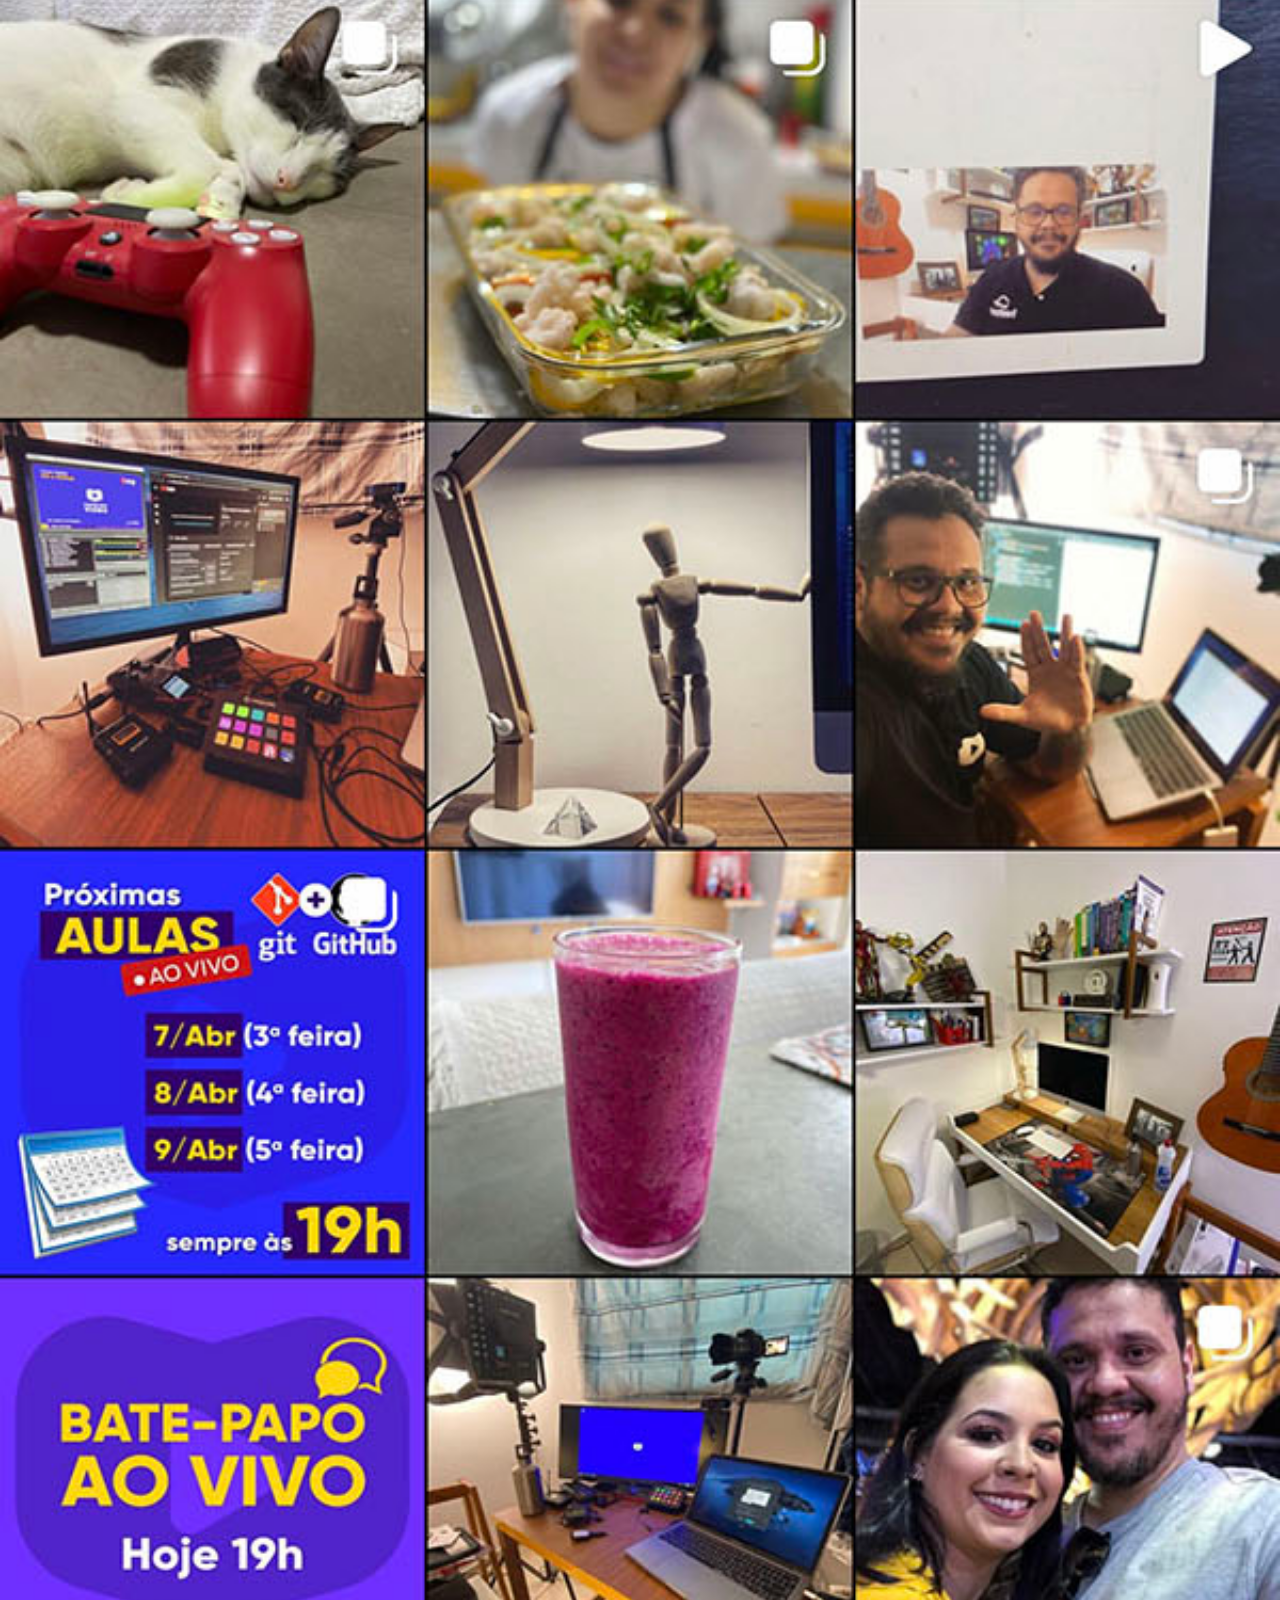
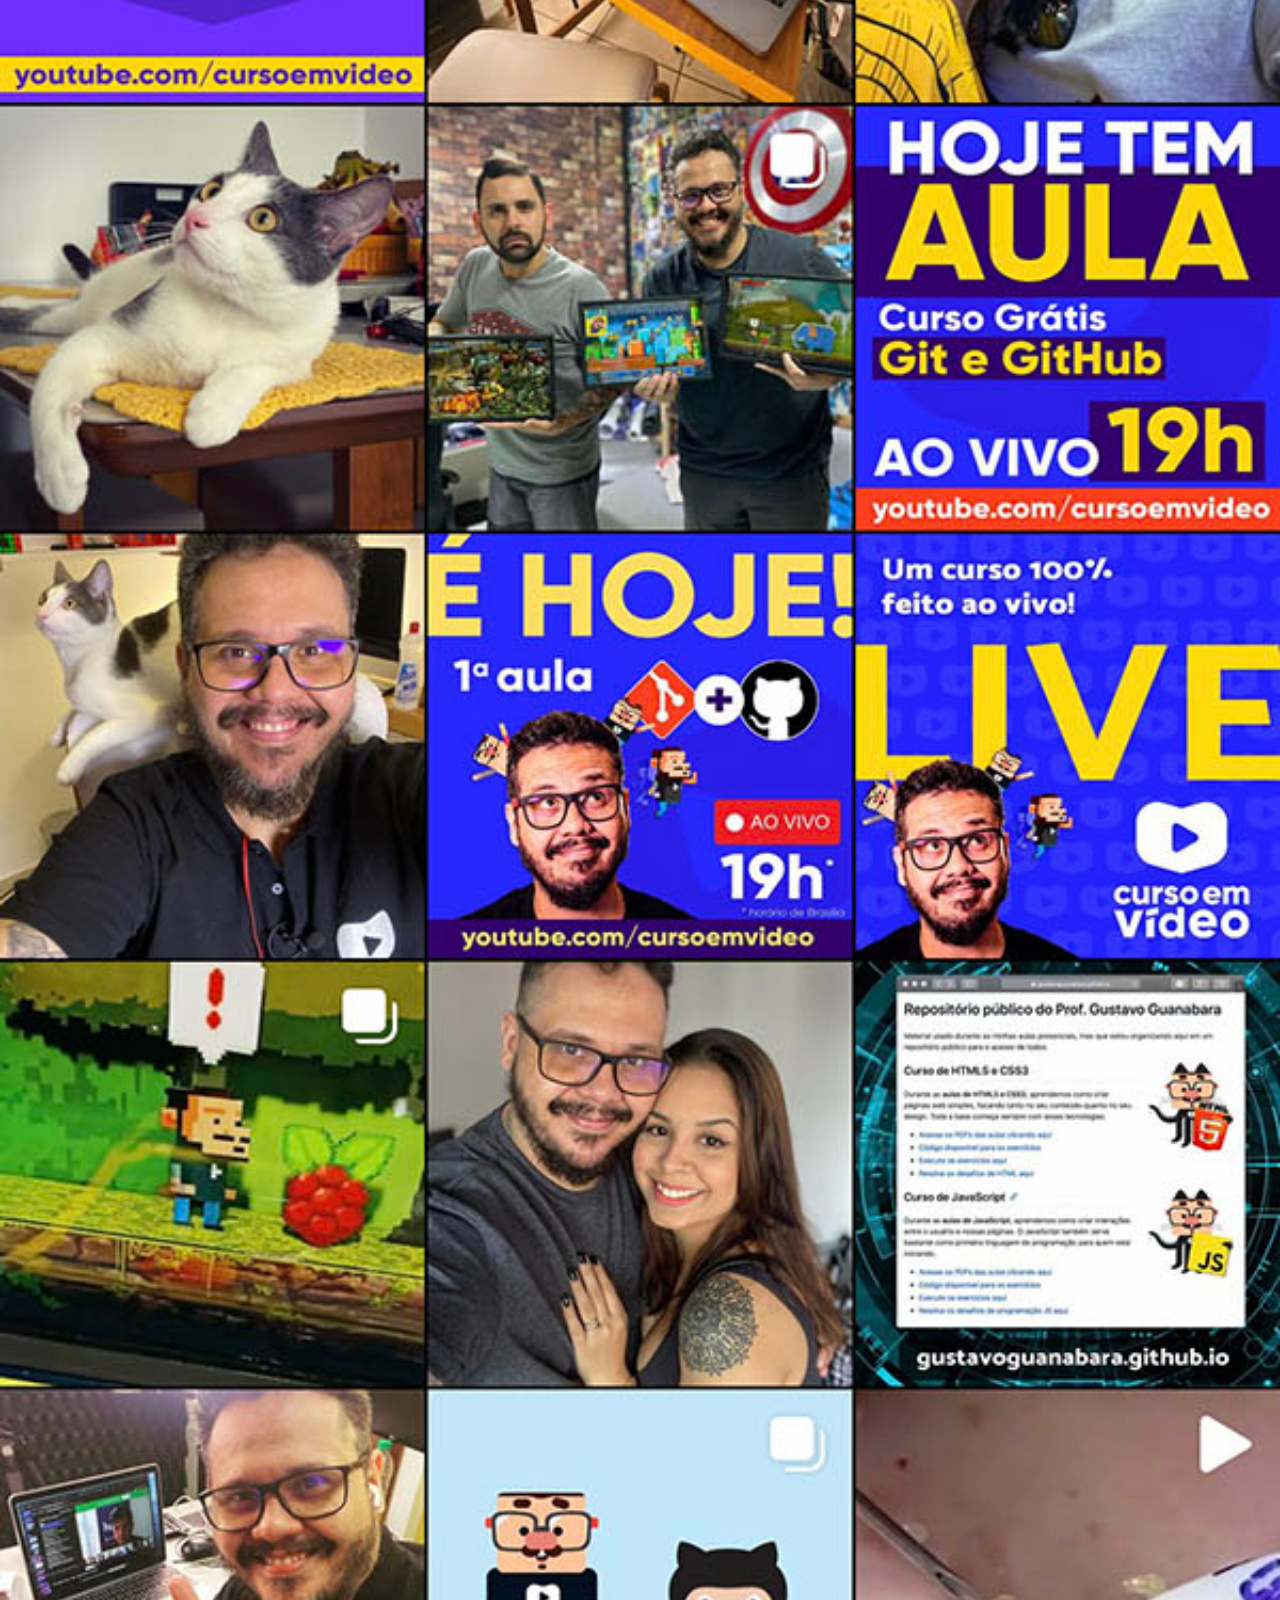
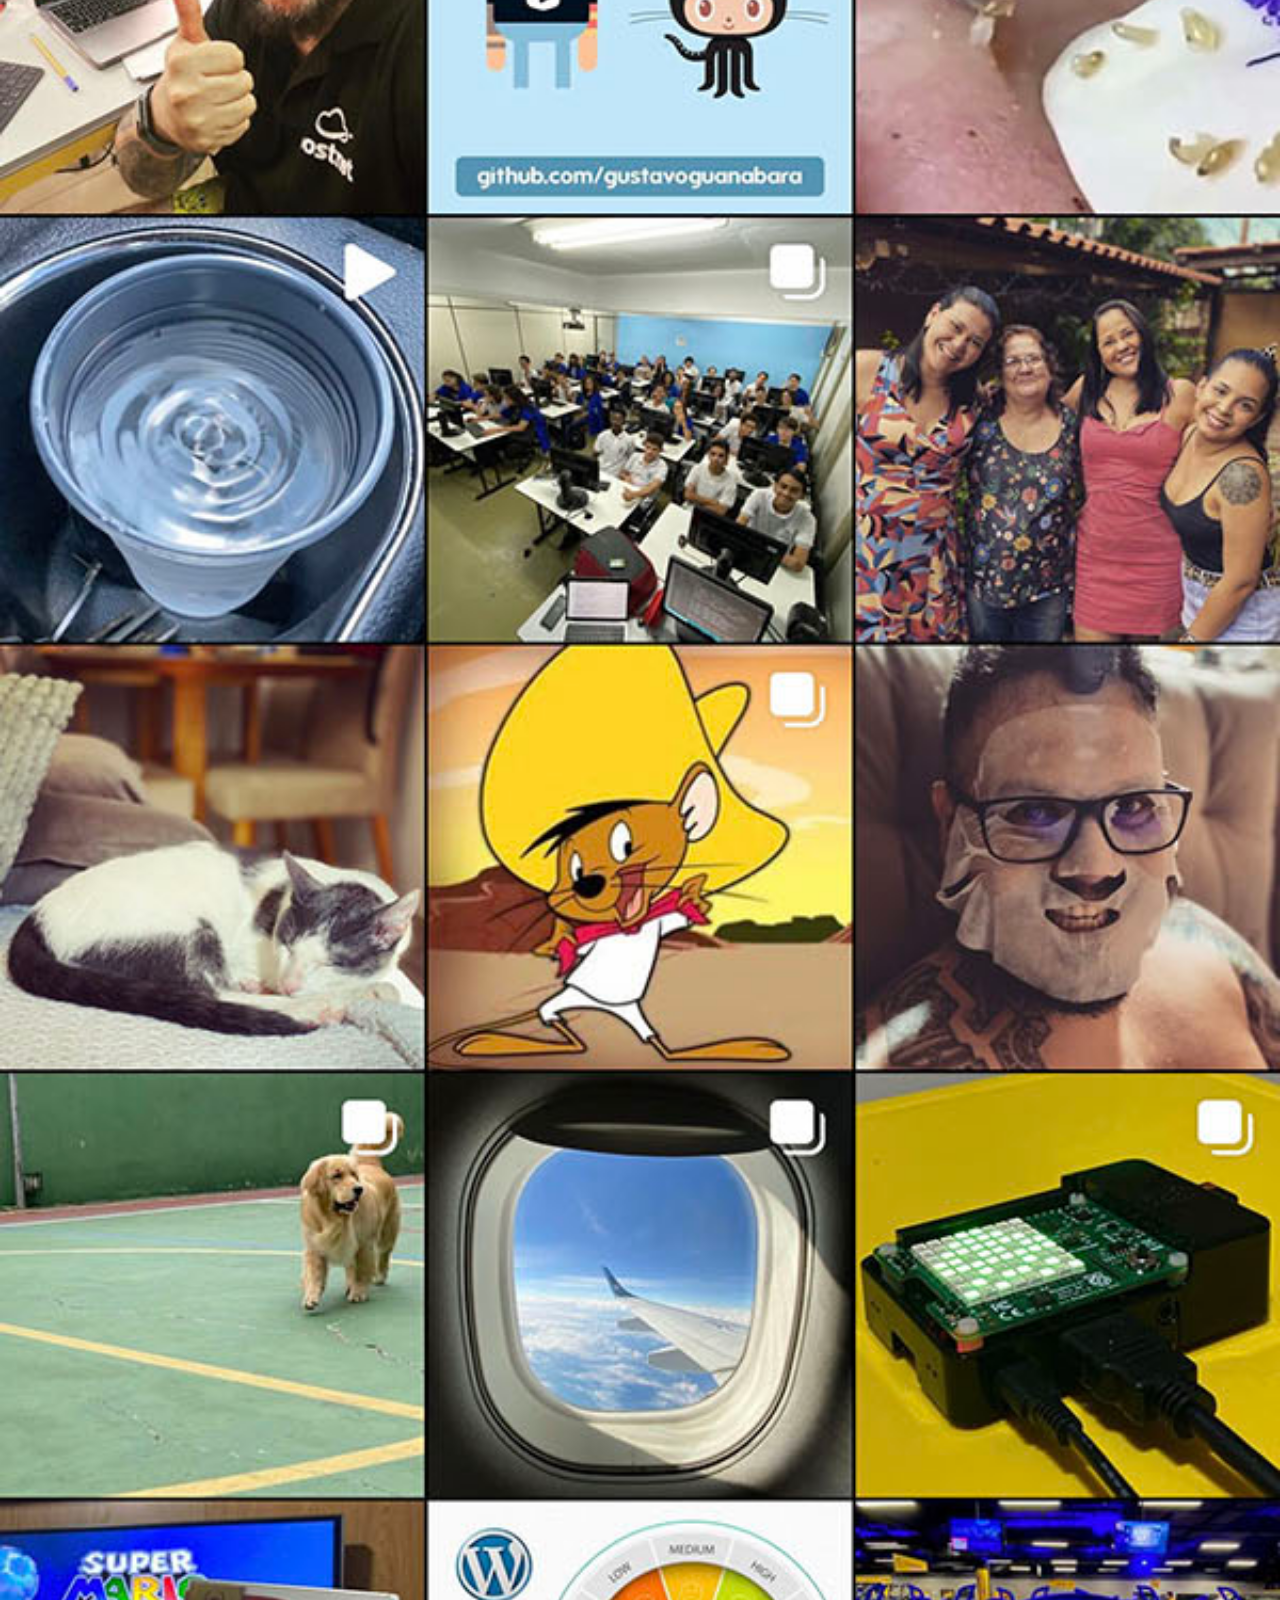
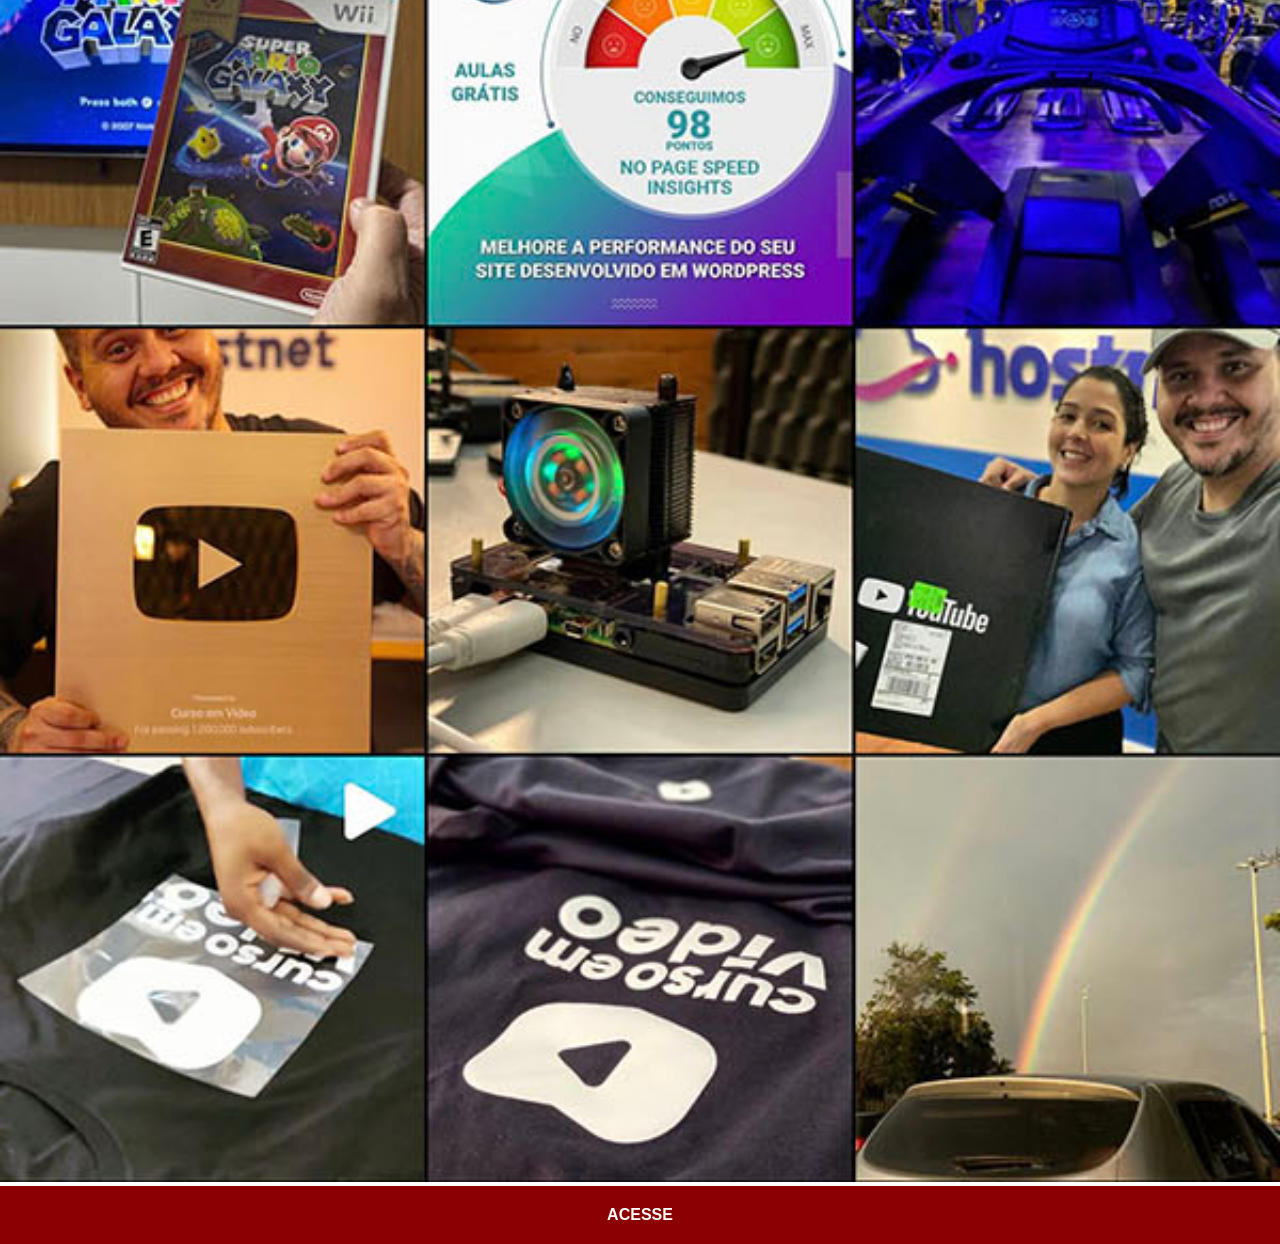
<file: instagram.html>
<!DOCTYPE html>
<html lang="pt-br">
<head>
    <meta charset="UTF-8">
    <meta name="viewport" content="width=device-width, initial-scale=1.0">
    <title>Instagram</title>
    <link rel="stylesheet" href="estilo/social.css">
</head>
<body>
    <img src="imagens/tela-instagram.jpg" alt="Instagram">
    <a href="https://www.instagram.com/gustavoguanabara/" target="_blank">ACESSE</a>
</body>
</html>
</file>
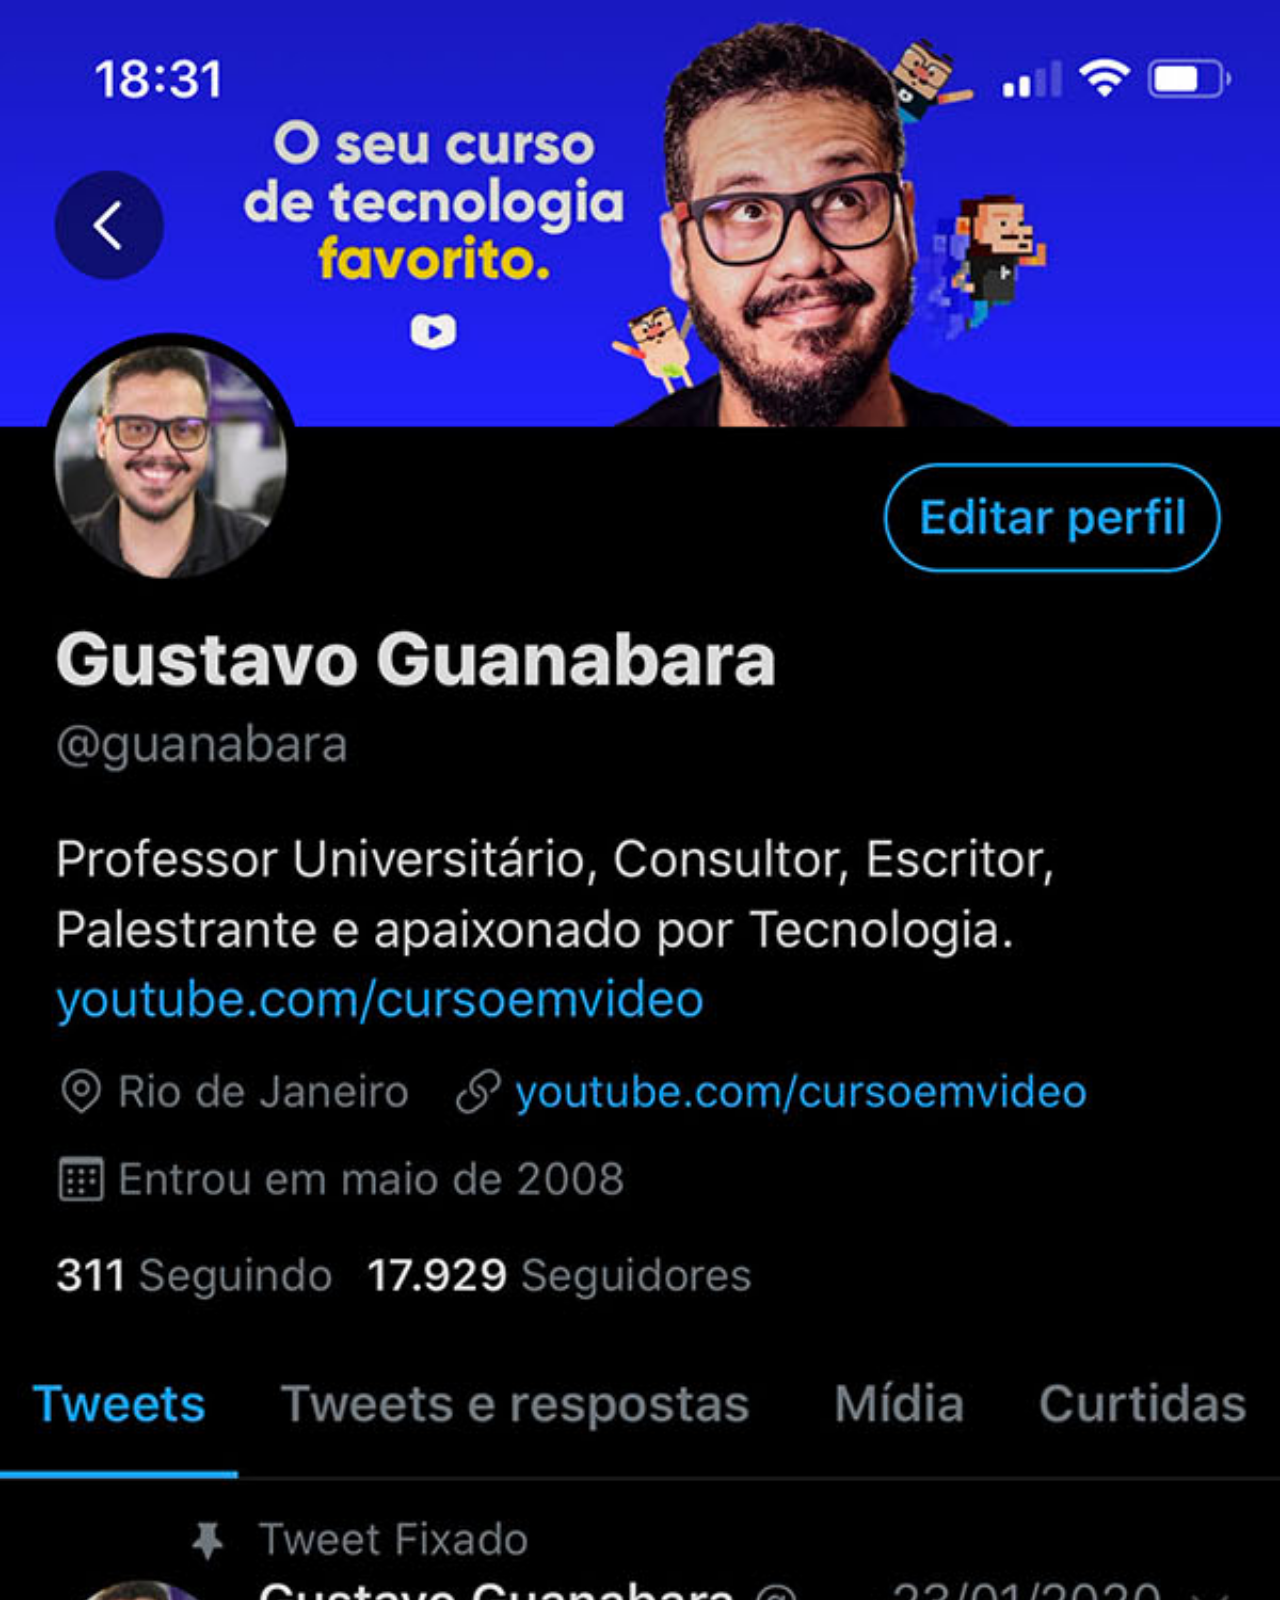
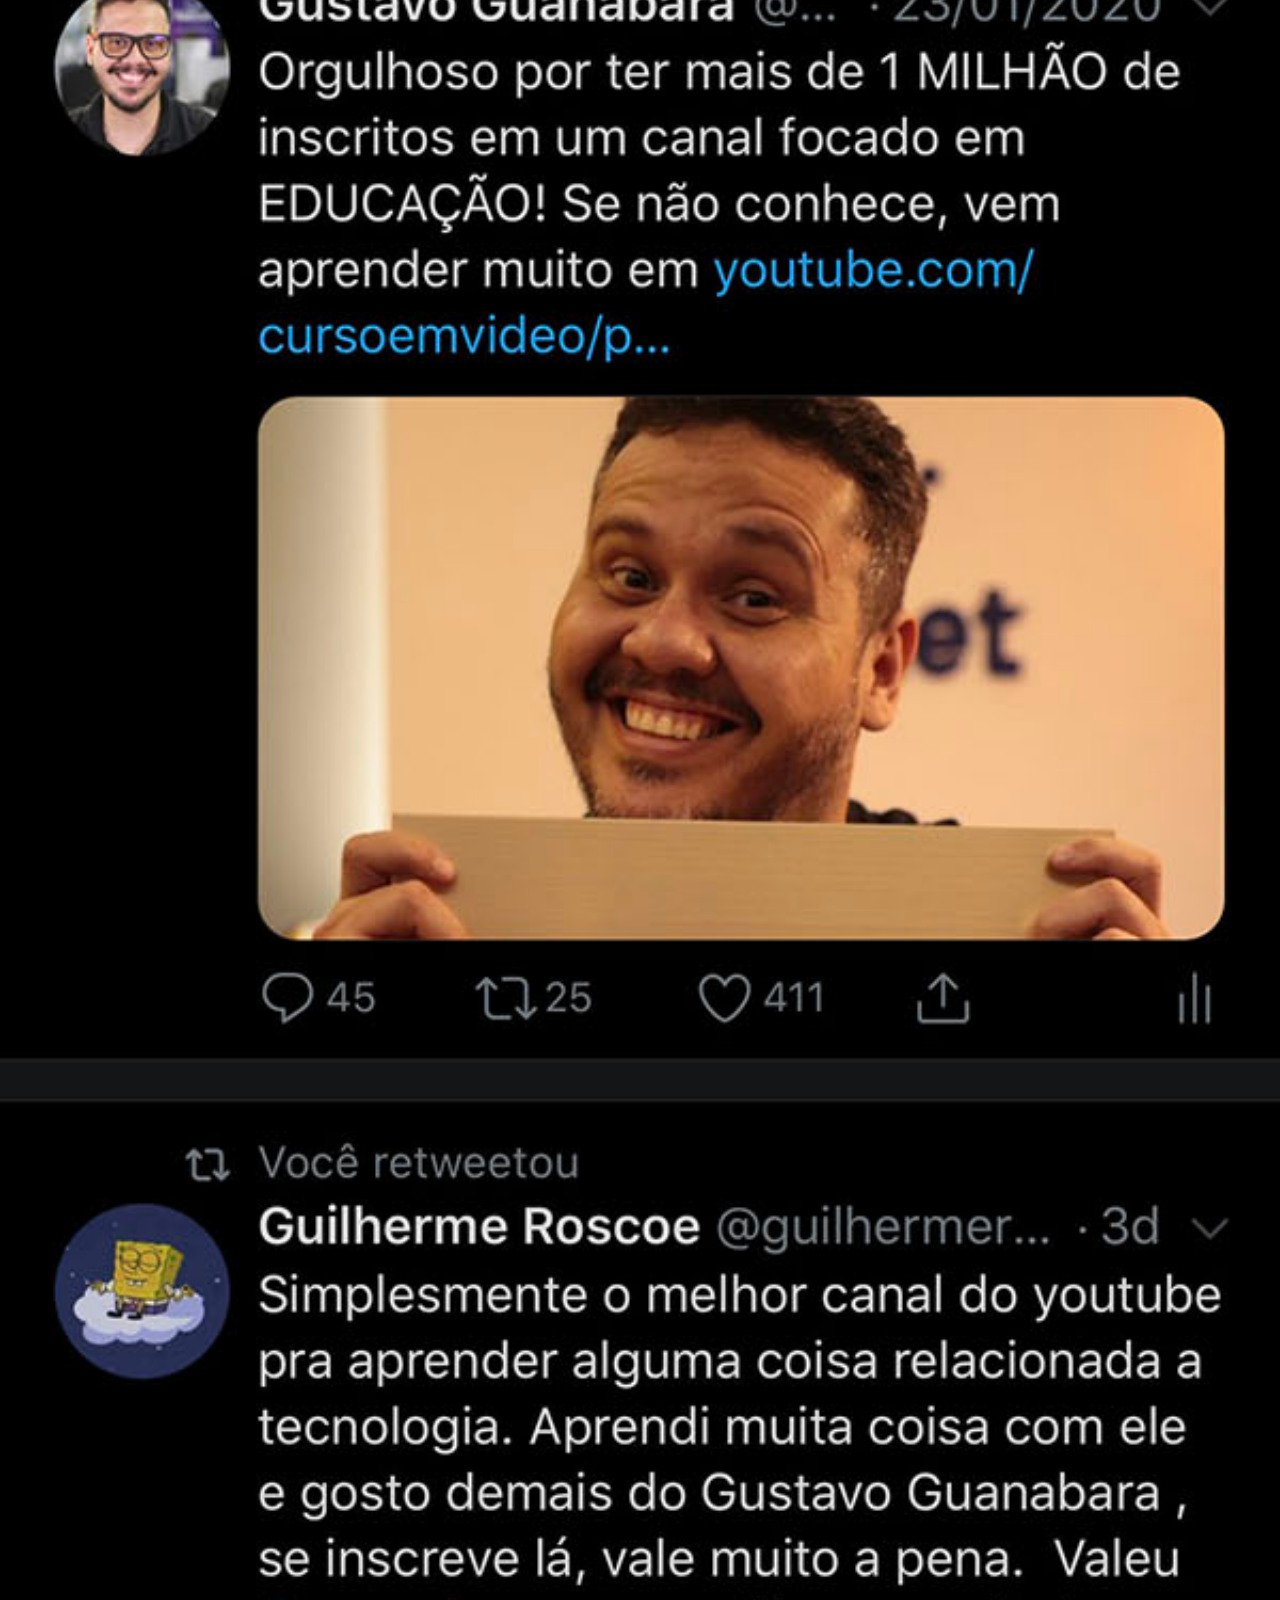
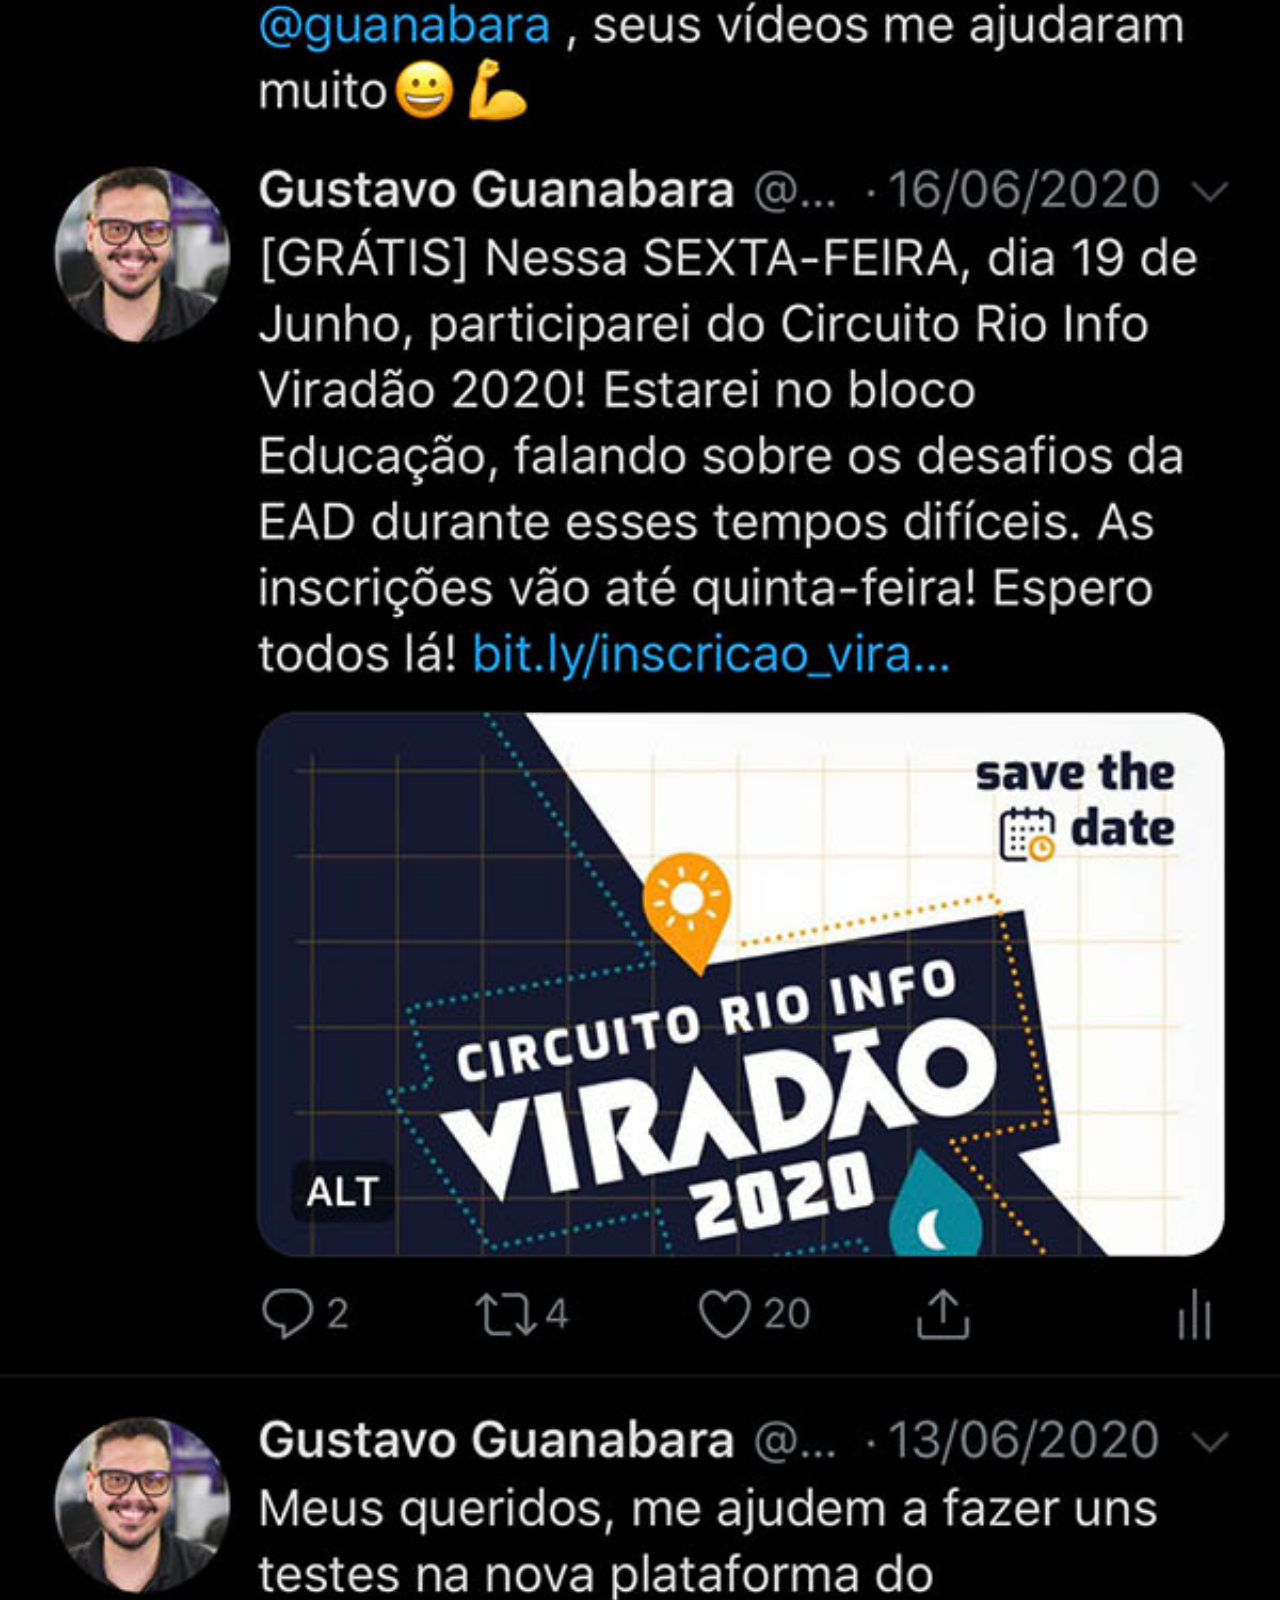
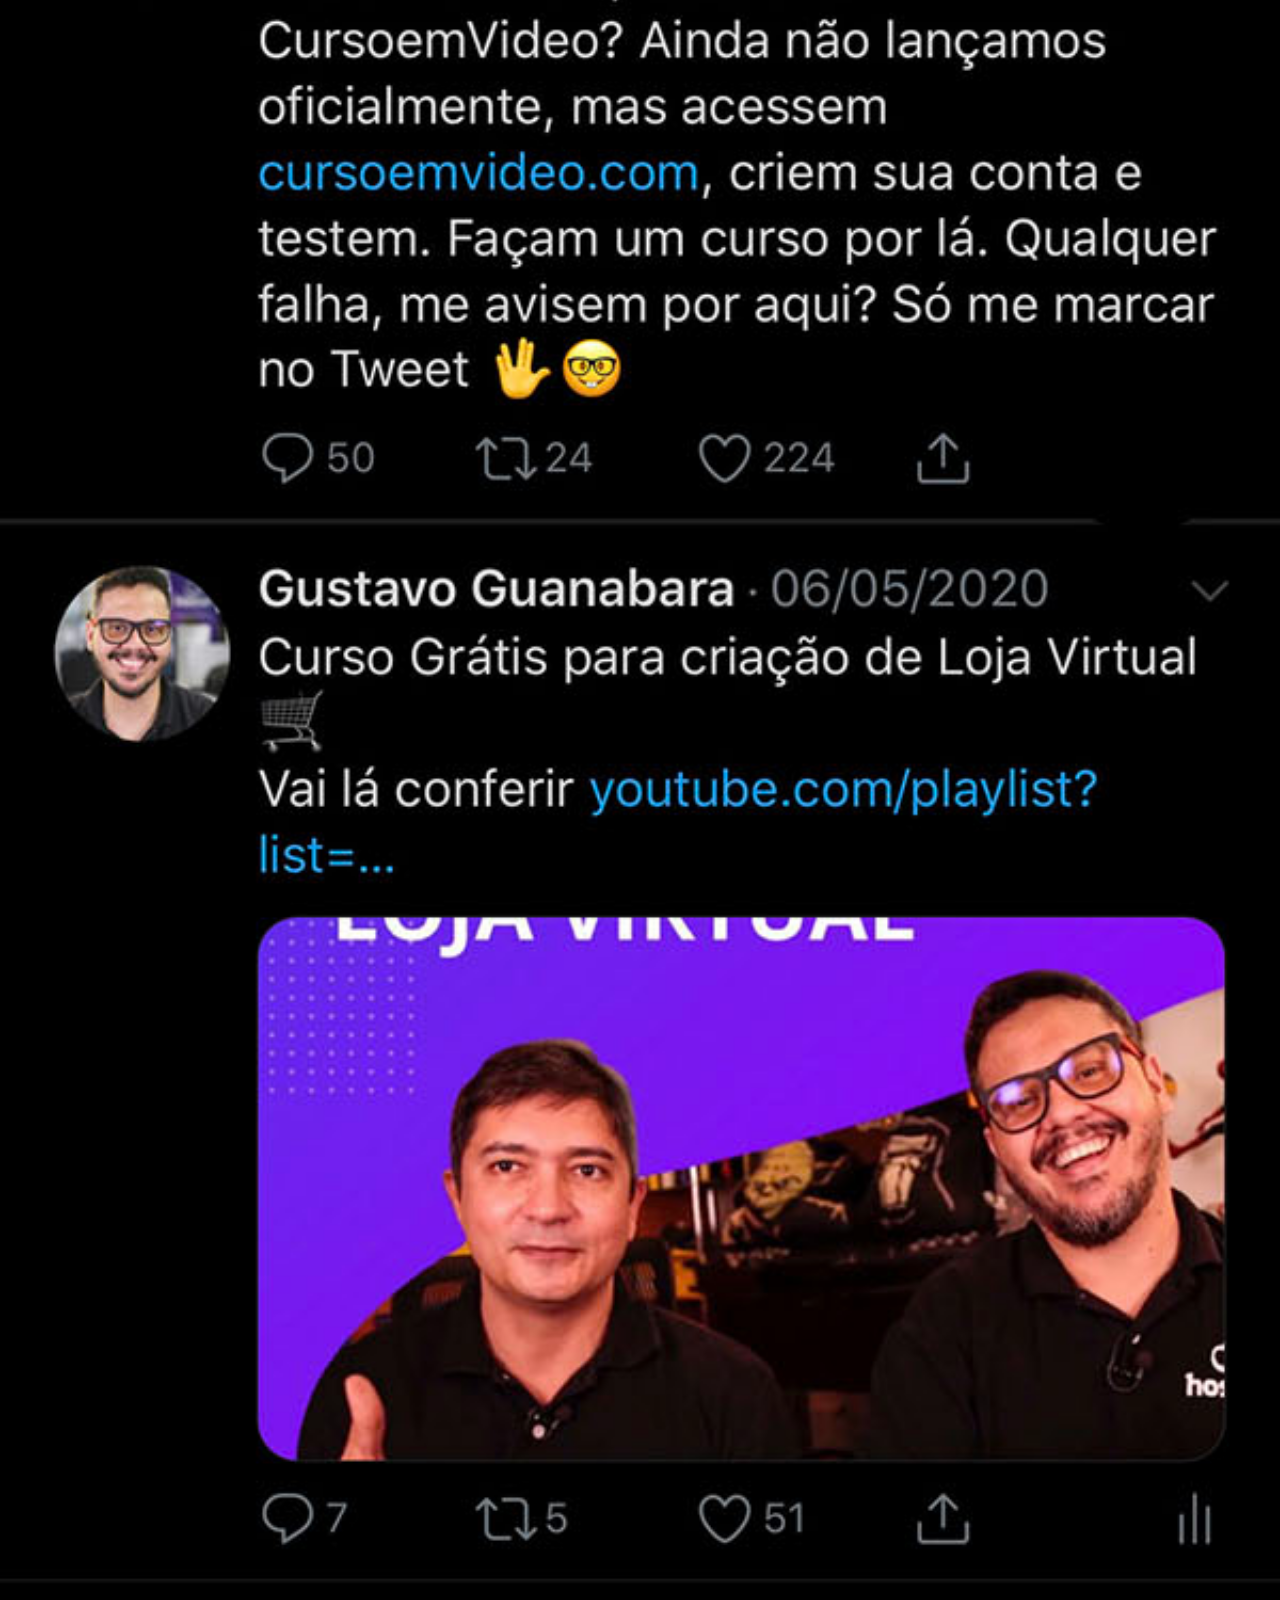
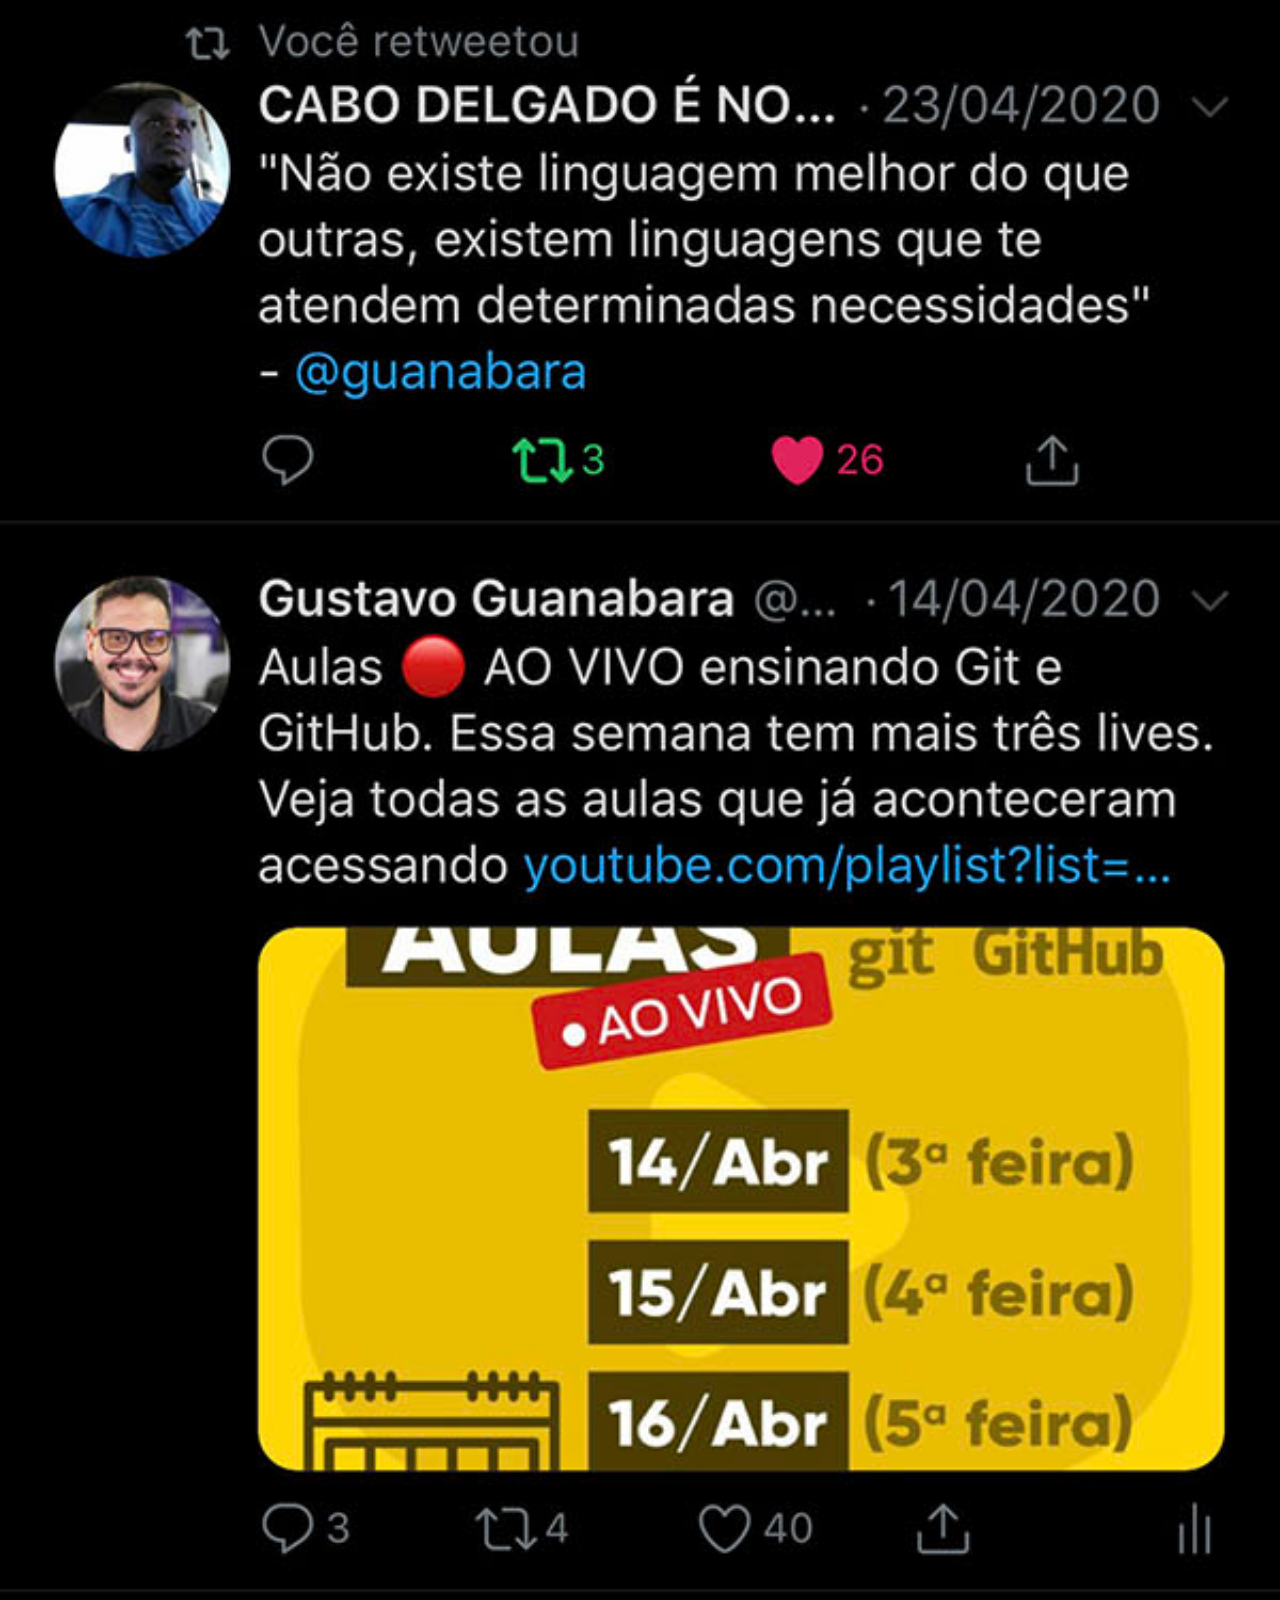
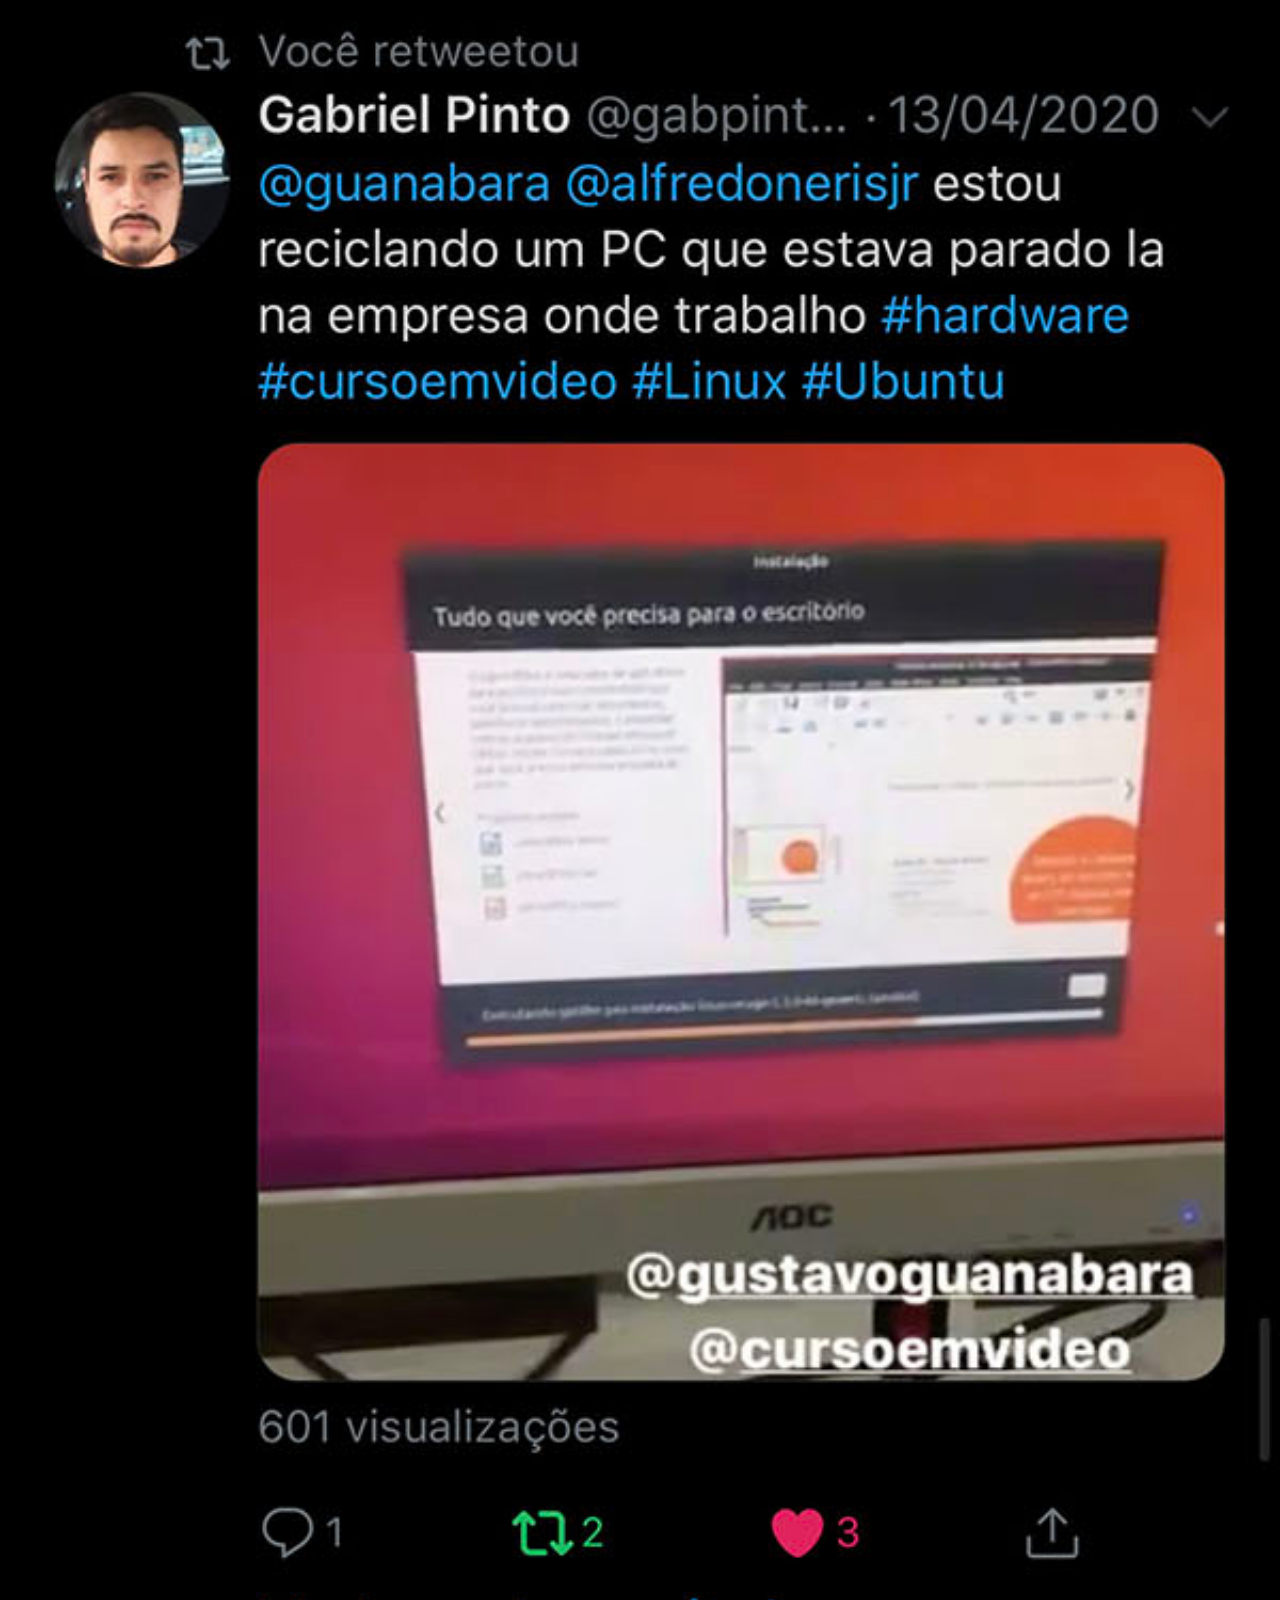
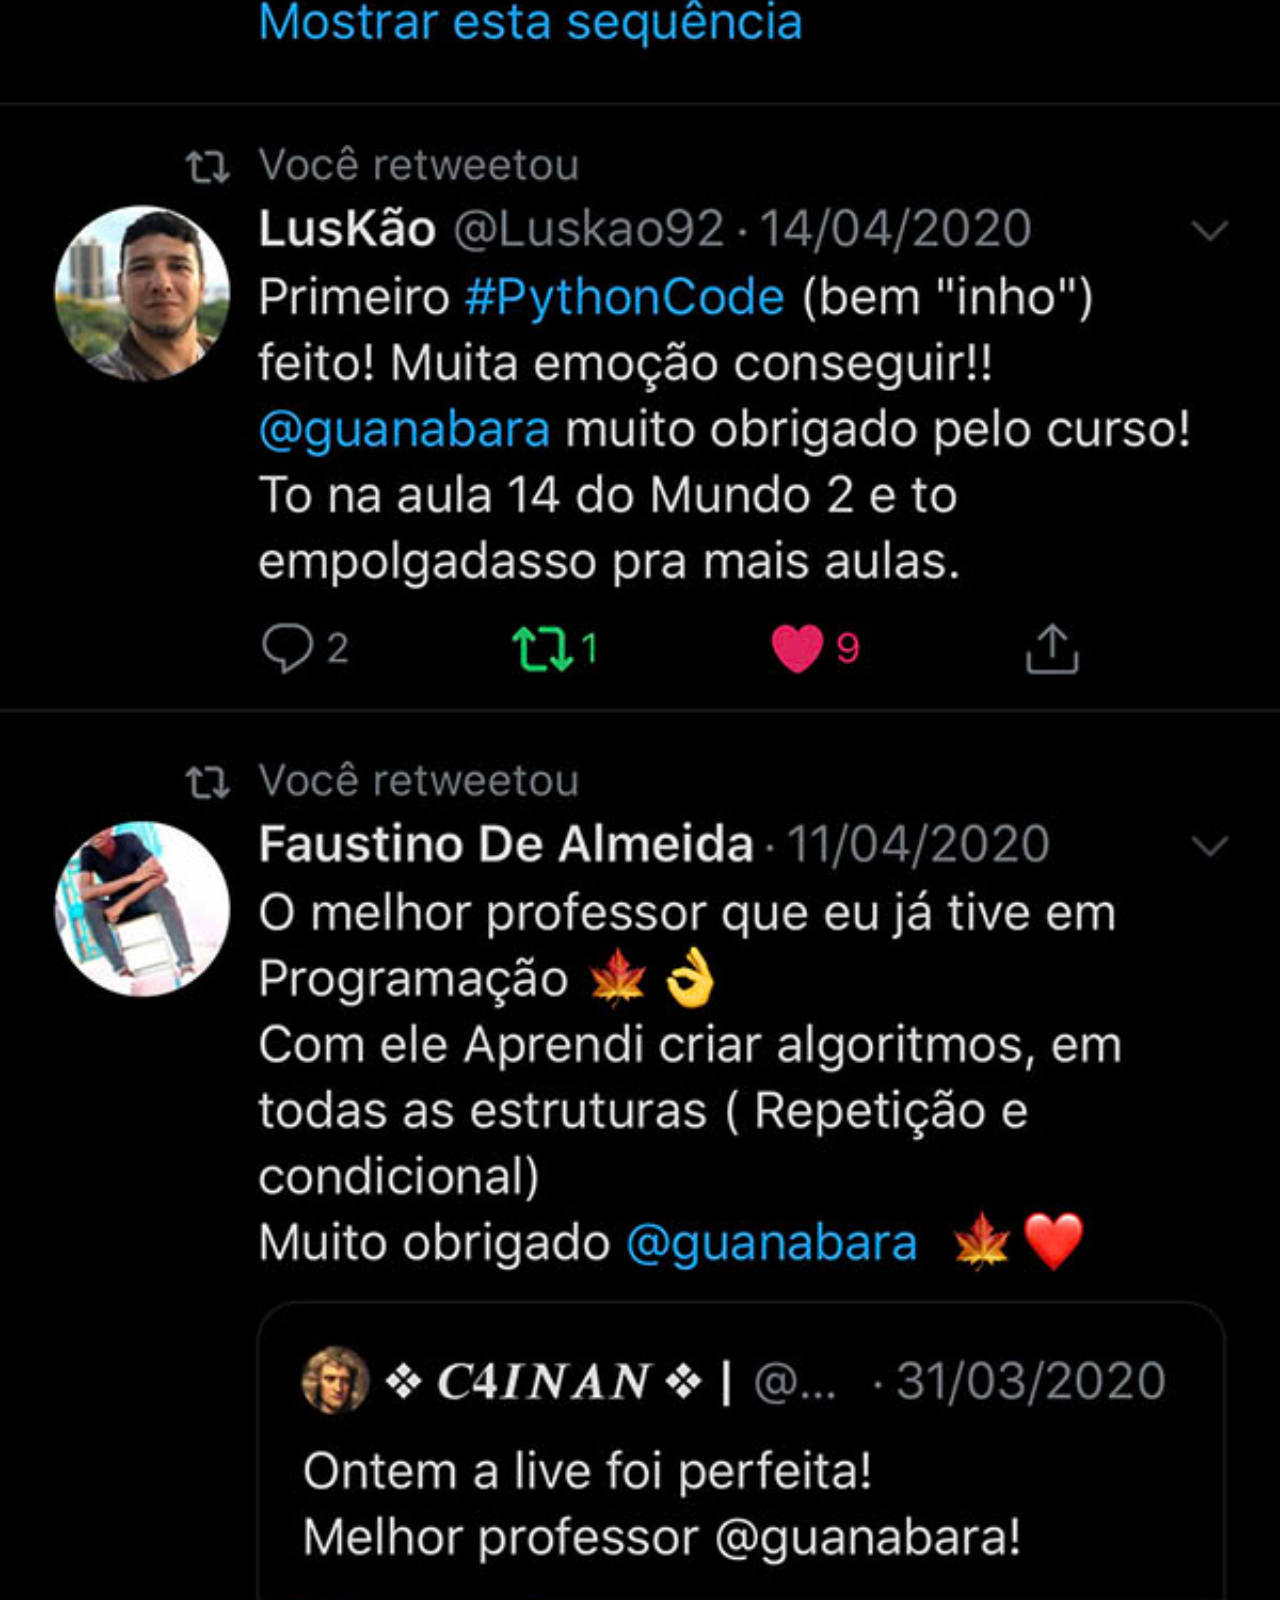
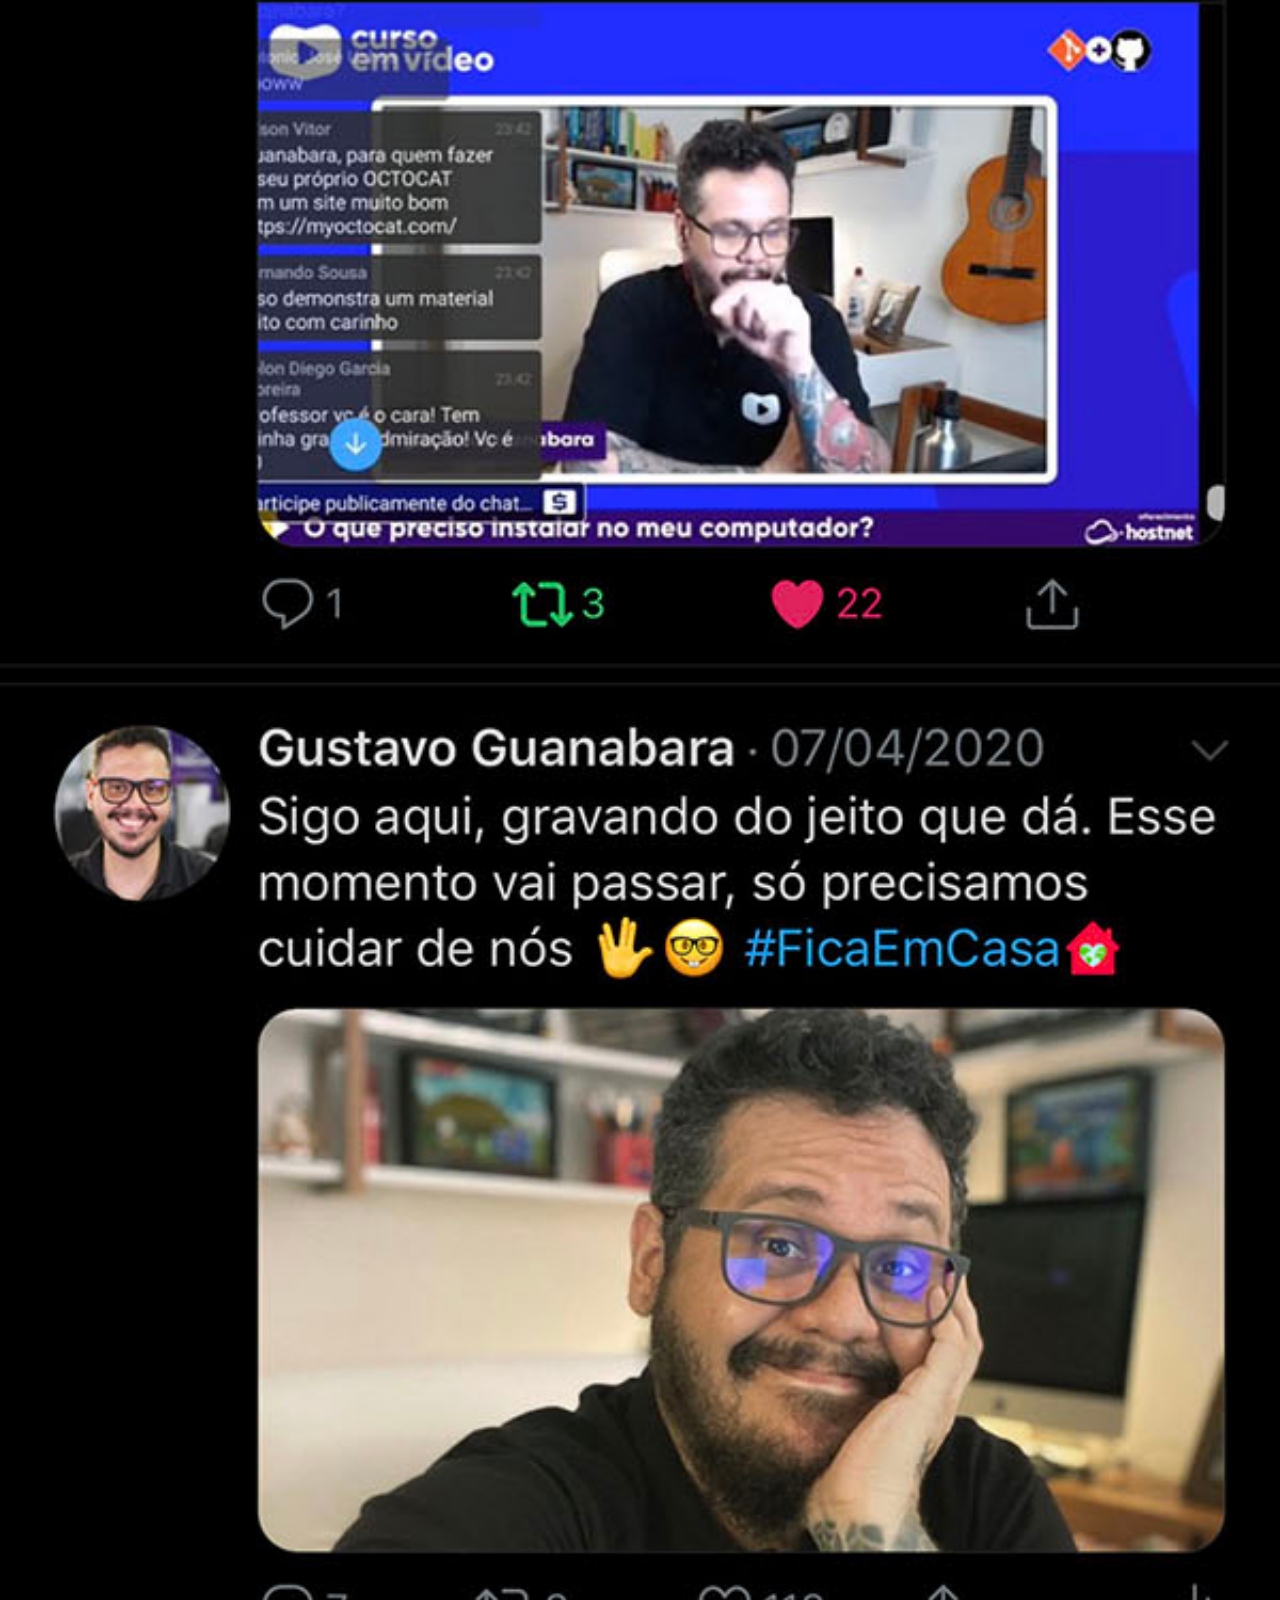
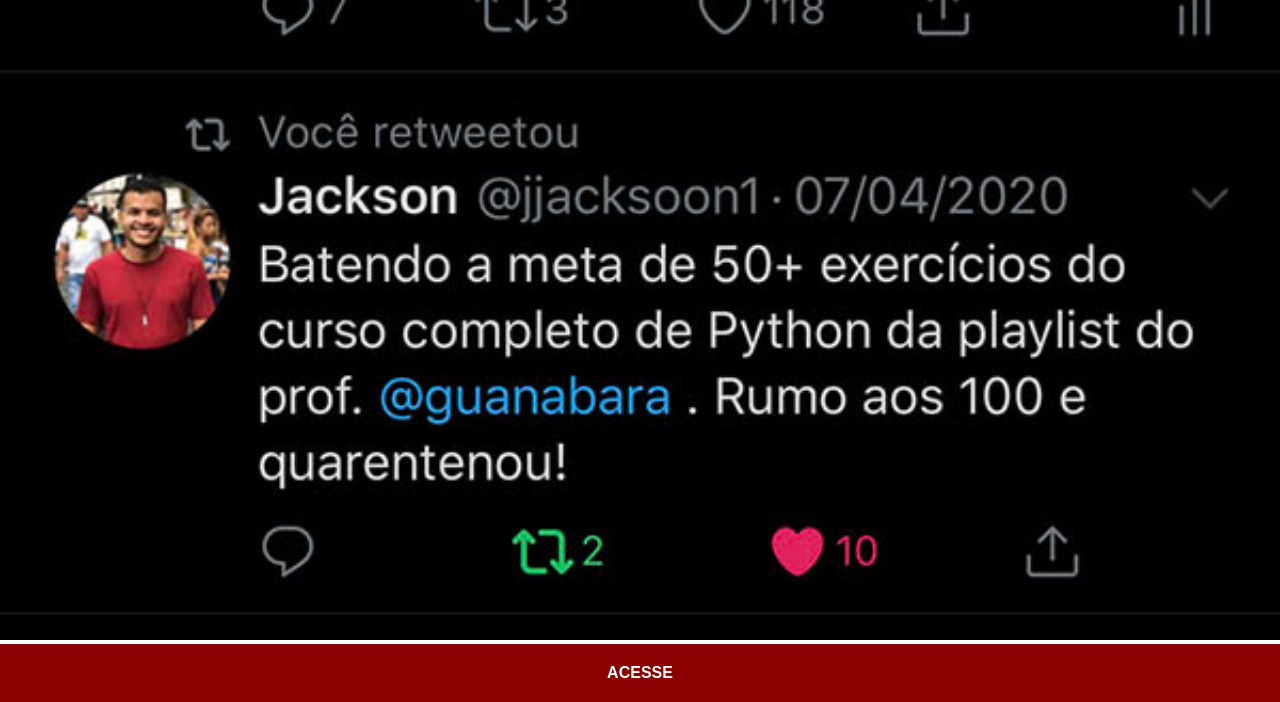
<file: twitter.html>
<!DOCTYPE html>
<html lang="pt-br">
<head>
    <meta charset="UTF-8">
    <meta name="viewport" content="width=device-width, initial-scale=1.0">
    <title>Twitter</title>
    <link rel="stylesheet" href="estilo/social.css">
</head>
<body>
    <img src="imagens/tela-twitter.jpg" alt="Twitter">
    <a href="https://x.com/guanabara" target="_blank">ACESSE</a>
</body>
</html>
</file>
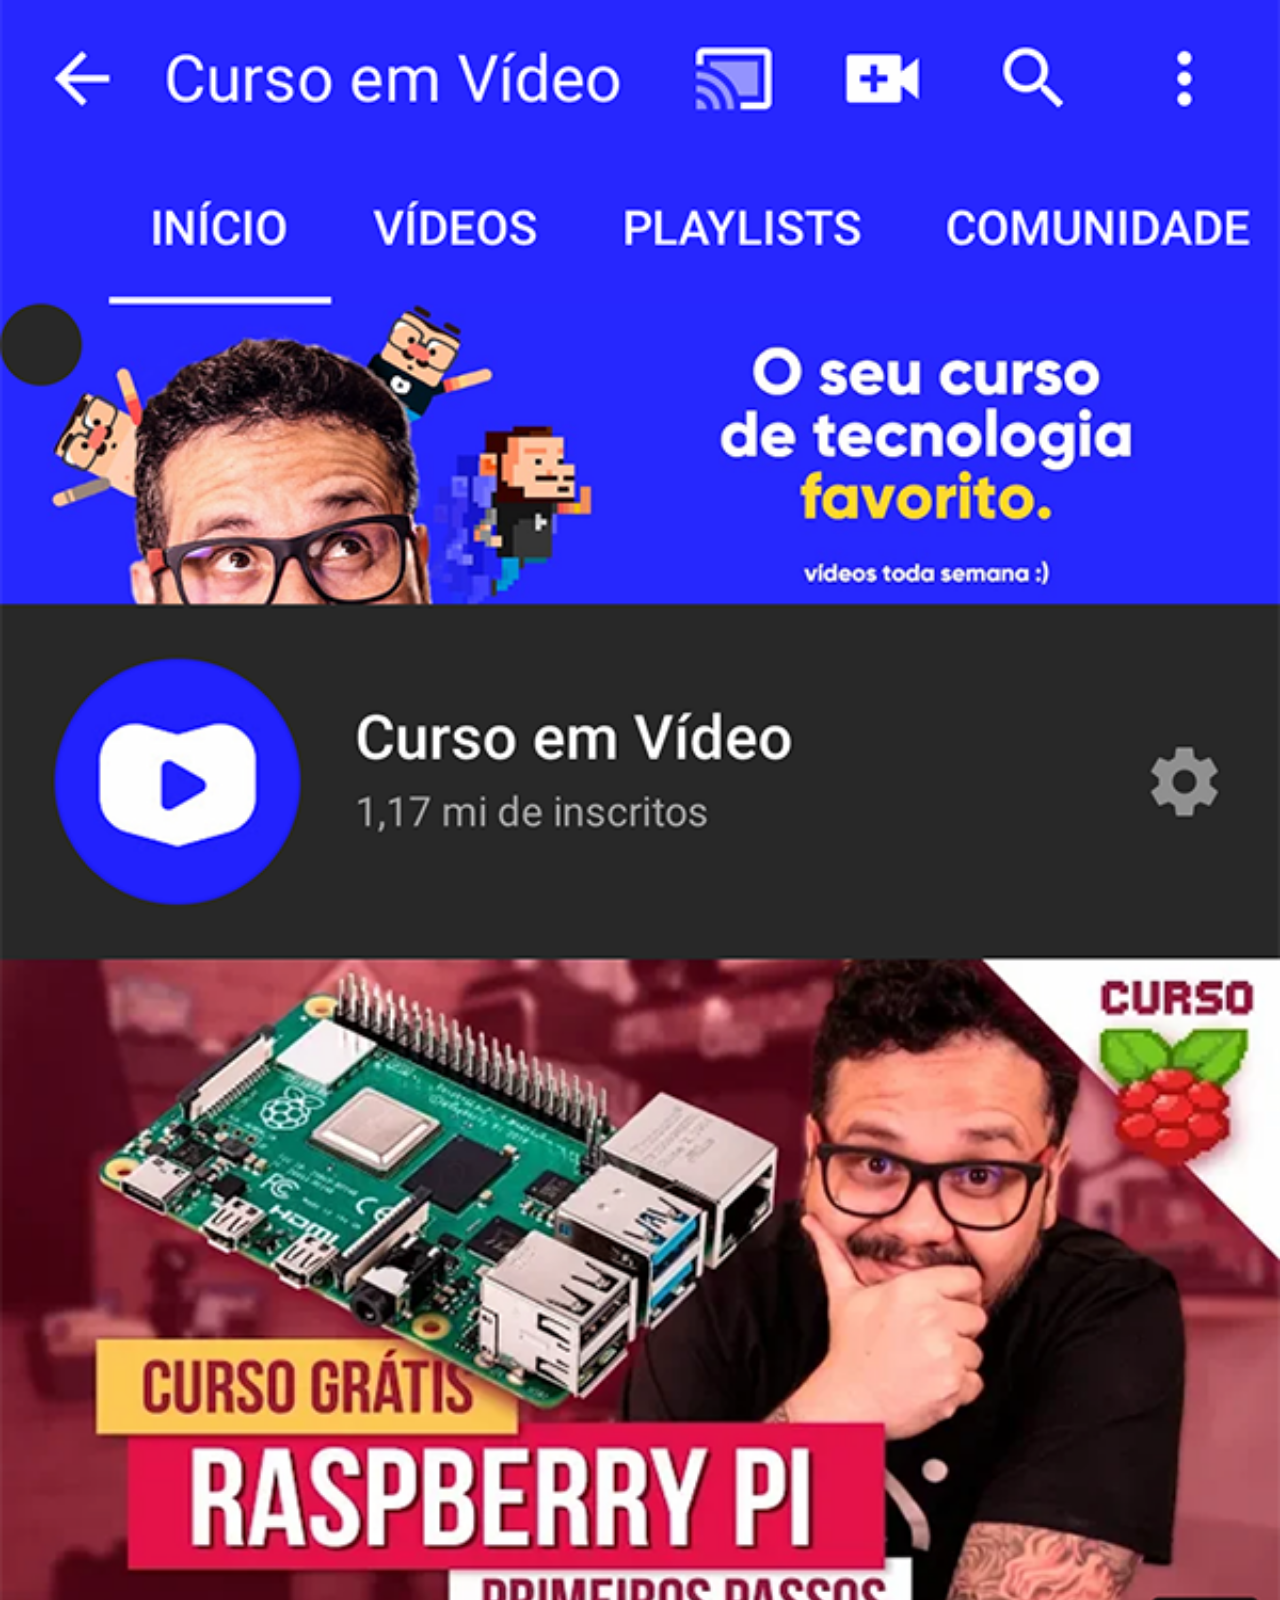
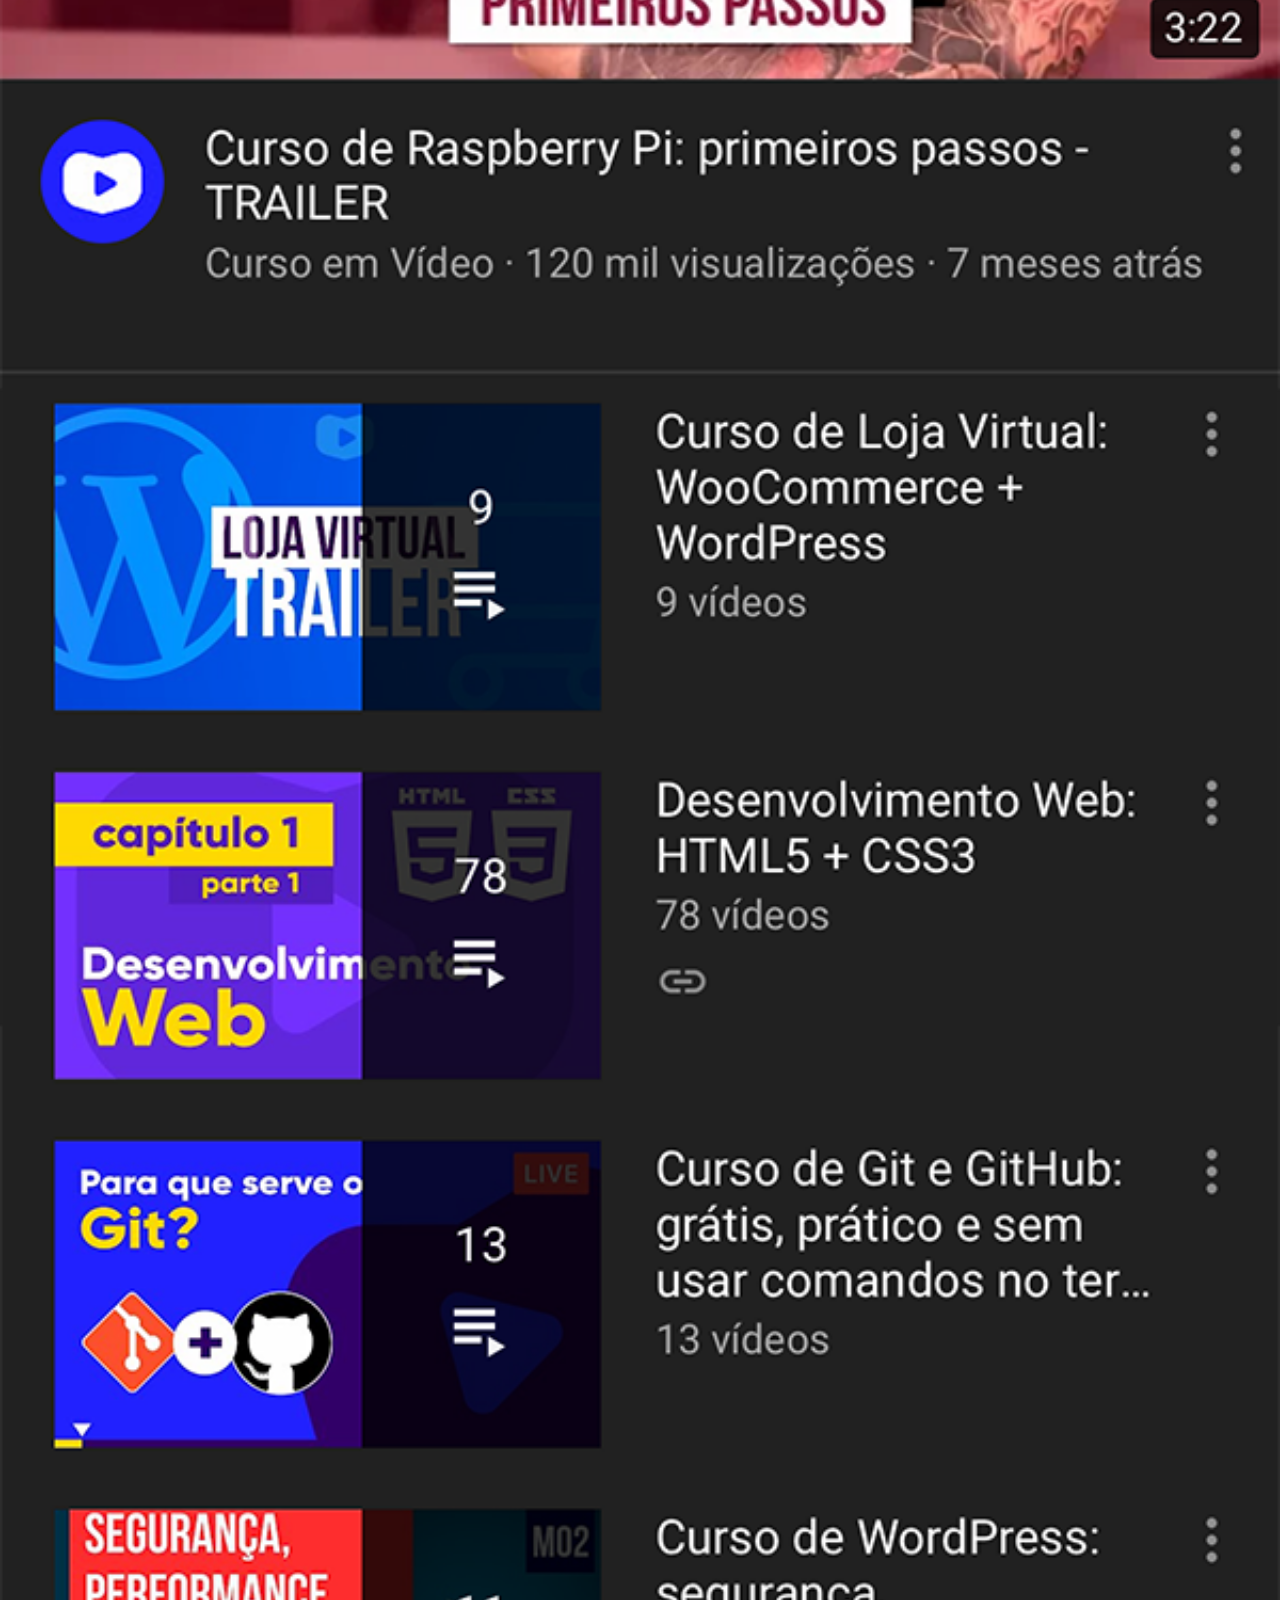
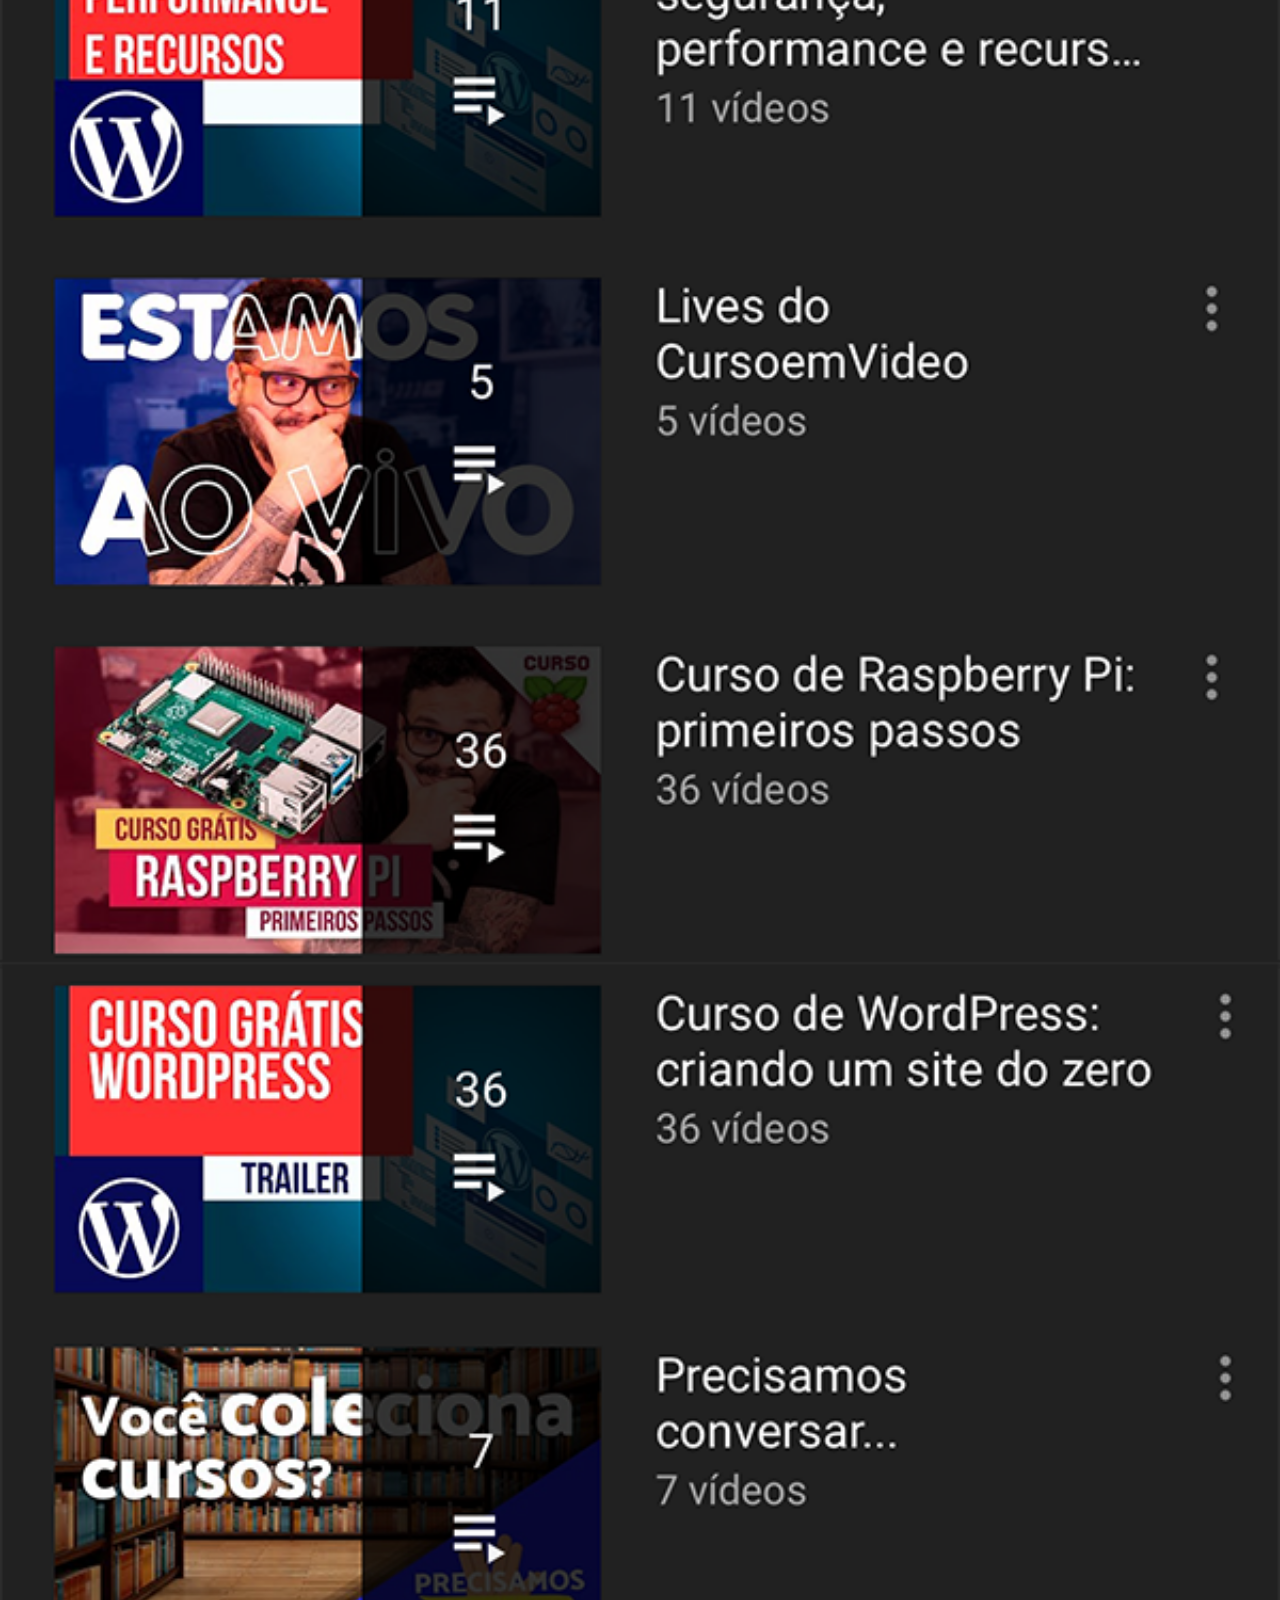
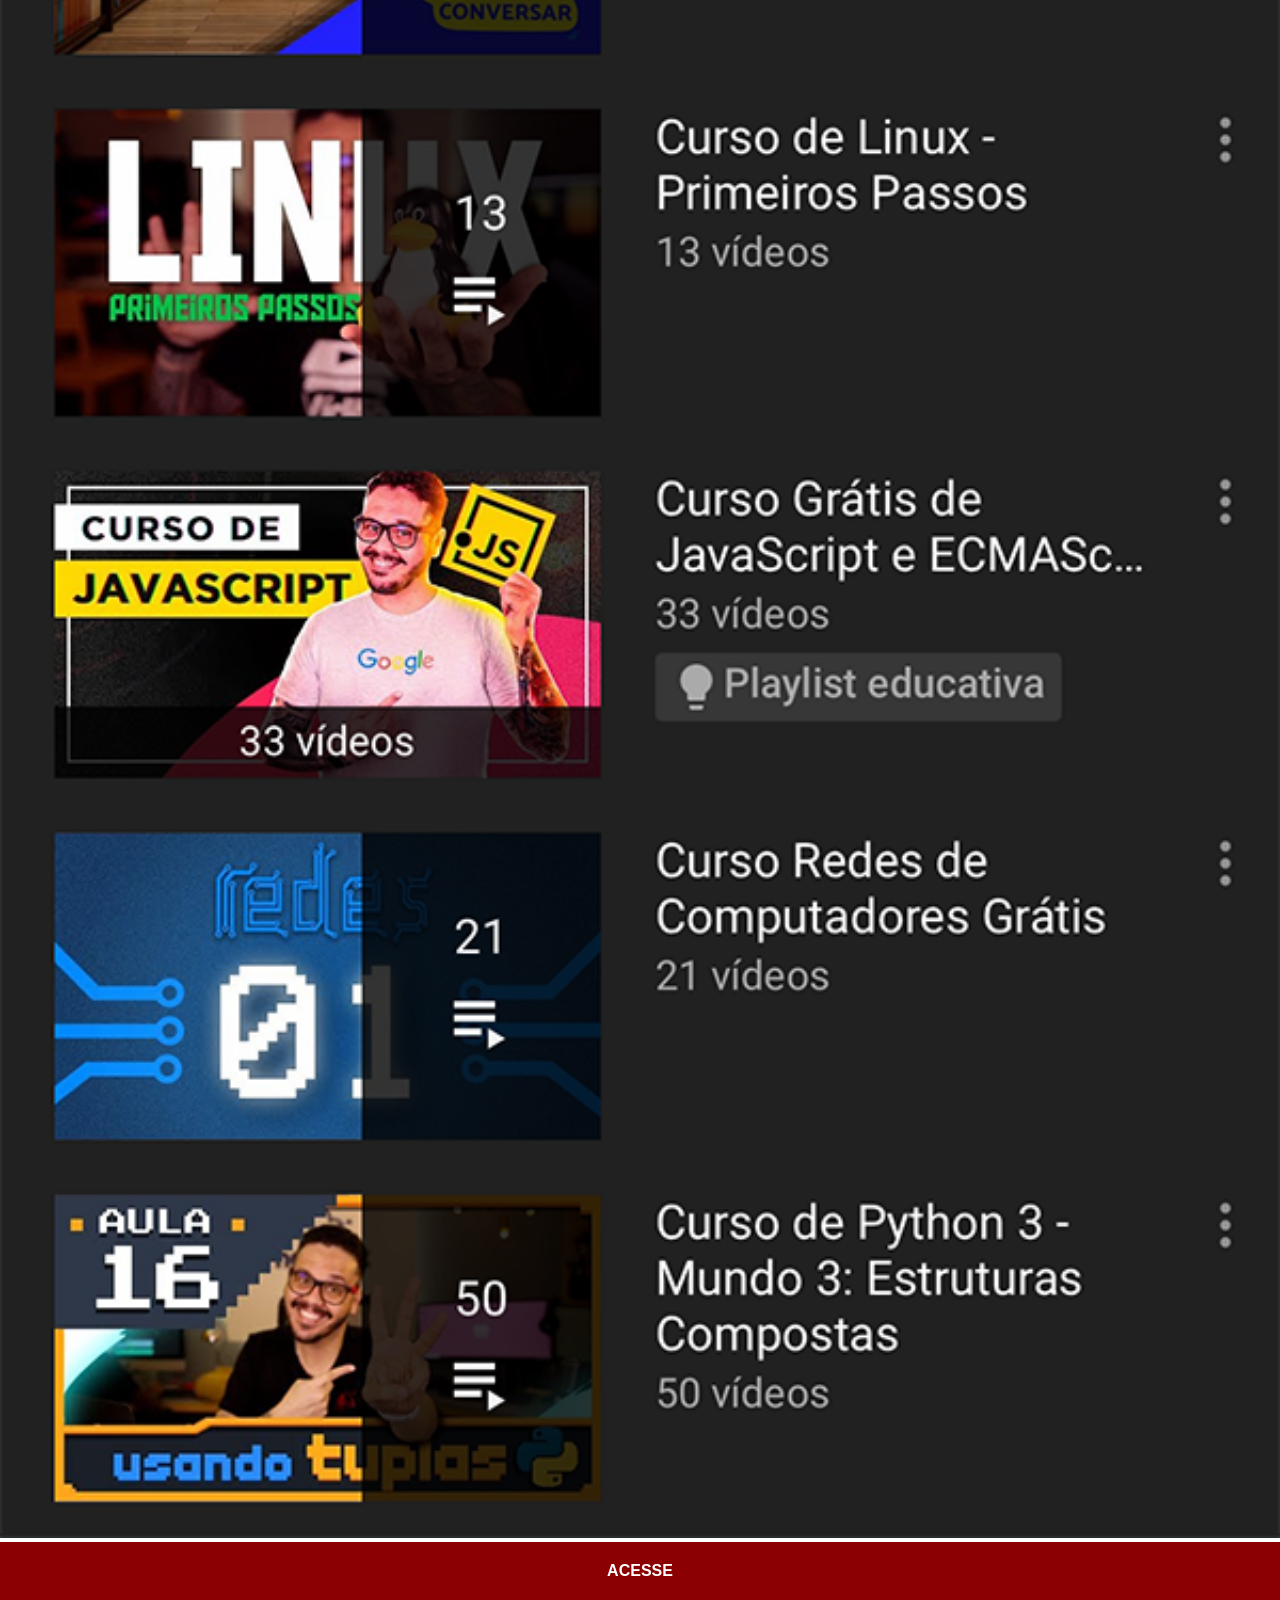
<file: youtube.html>
<!DOCTYPE html>
<html lang="pt-br">
<head>
    <meta charset="UTF-8">
    <meta name="viewport" content="width=device-width, initial-scale=1.0">
    <title>YouTube</title>
    <link rel="stylesheet" href="estilo/social.css">
</head>
<body>
    <img src="imagens/tela-youtube.png" alt="YouTube">
    <a href="https://www.youtube.com/@cursoemvideo/playlists" target="_blank">ACESSE</a>
</body>
</html>
</file>
<file: estilo/style.css>
@charset "UTF-8";

* {
    margin: 0px;
    padding: 0px;
    font-family: Arial, Helvetica, sans-serif;
}

html, body{
    height: 100vh;
    width: 100vw;
    background-color: black;
}

body{
    background: url('../imagens/fundo-madeira.jpg') no-repeat top center;
    background-size: cover;
    background-attachment: fixed;
}
main{
    position: relative;
     height: 100vh;
}

section#telefone{
    position: absolute;
    top: 50%;
    left: 50%;
    transform: translate(-50%, -50%);


    height: 627px;
    width: 500px;
    background-color: blue;
    background: url('../imagens/frame-iphone.png') no-repeat;

}

iframe#tela{
    position: relative;
    top: 80px;
    left: 22px;
    width: 267px;
    height:471px;

}

section#redes-sociais{
    text-align: right;
}
section#redes-sociais img{
    width: 50px;
    margin: 10px;
    border-radius: 50%;
    box-shadow: 2px 2px 5px rgba(0, 0, 0, 0.400);
}

section#redes-sociais img:hover{
    border: 2px solid rgba(255, 255, 255, 0.637);
    transform: translate(3px, -10px);
    box-shadow: 5px 5px 10px rgba(0, 0, 0, 0.623);
    transition: transform .3s, border 1s

}
</file>
<file: estilo/social.css>
@charset "UTF-8";
 
 
 *{
            margin: 0px;
            padding: 0px;
            font-family: Arial, Helvetica, sans-serif;
        }

        ::-webkit-scrollbar{
            width: 0px;
            height: 0px;
        }

        img{
            width: 100vw;
            
        }

        a{
            display: block;
            background-color: darkred;
            color: white;
            padding: 20px;
            text-align: center;
            font-weight: bolder;
            text-decoration: none;
        }

        a:hover{
            background-color: red;
        }
</file>
